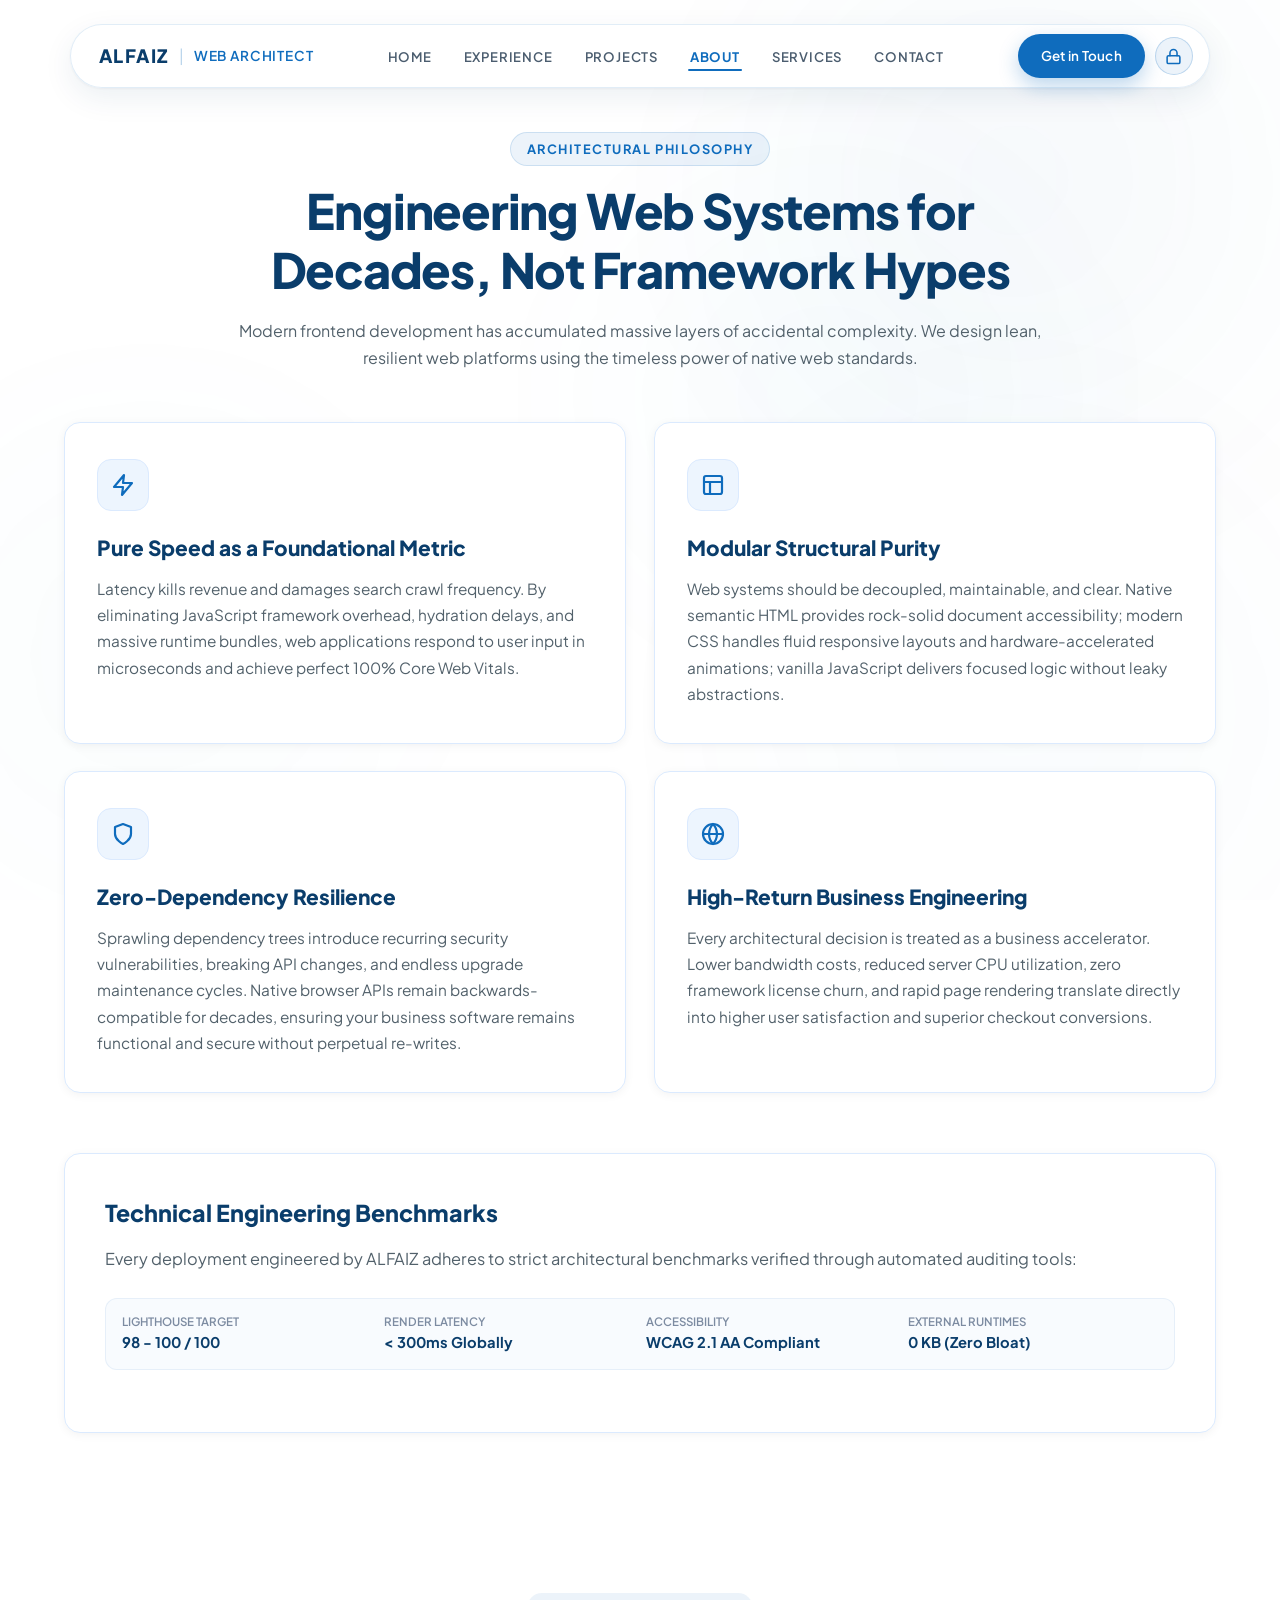
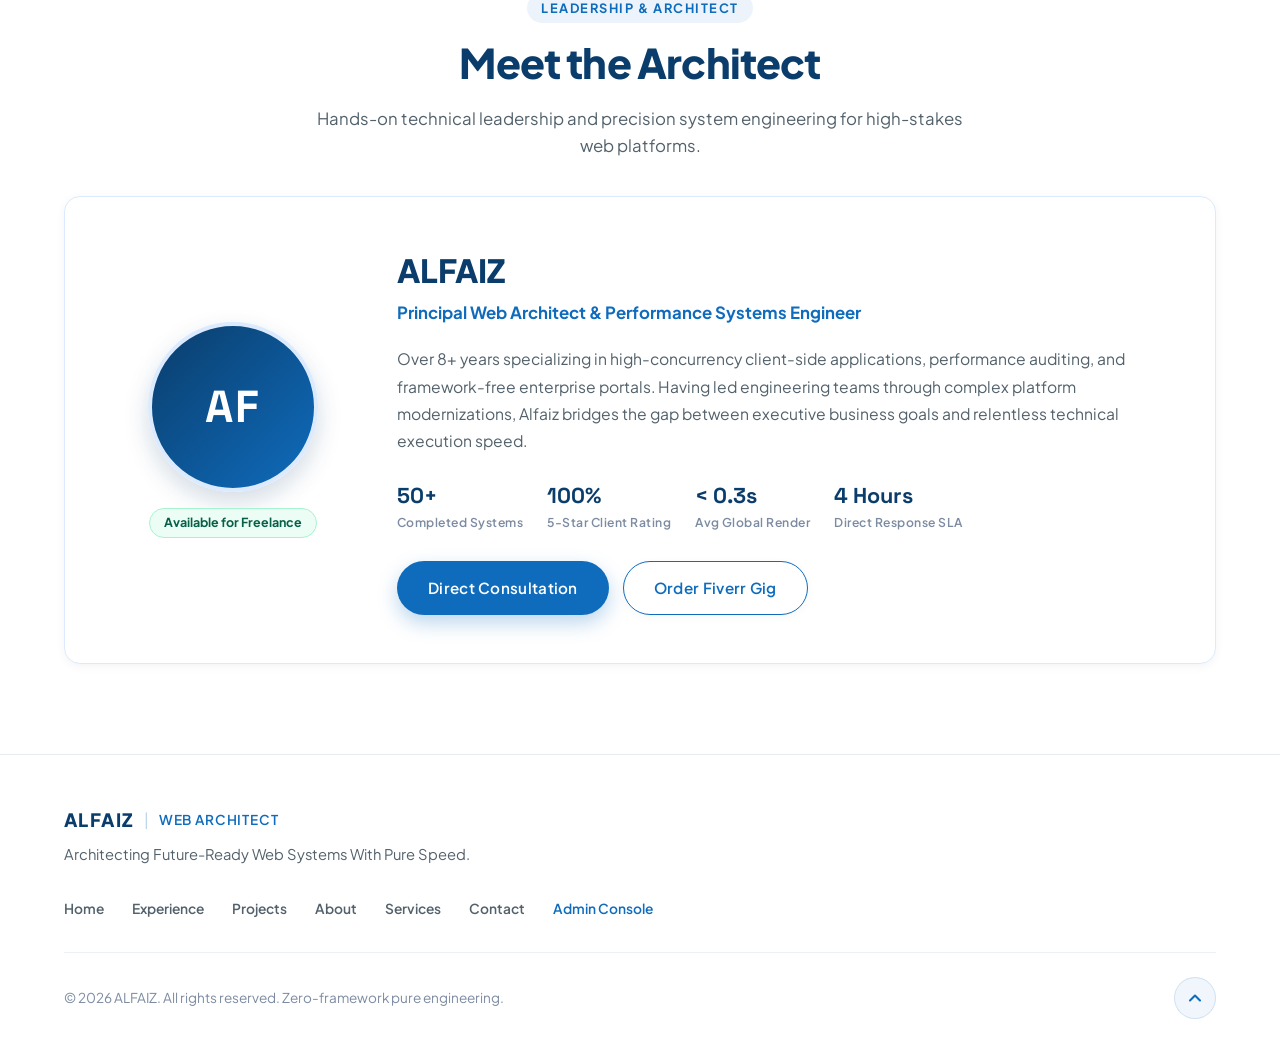
<file: about.html>
<!DOCTYPE html>
<html lang="en">
<head>
  <meta charset="UTF-8">
  <meta name="viewport" content="width=device-width, initial-scale=1.0">
  <meta name="description" content="About ALFAIZ - Web Architect. Engineering philosophy, zero-framework performance standards, and enterprise digital solutions.">
  <meta name="theme-color" content="#0F6CBD">
  <title>About &amp; Philosophy | ALFAIZ Web Architect</title>
  
  <!-- Google Fonts: Plus Jakarta Sans & Space Grotesk -->
  <link rel="preconnect" href="https://fonts.googleapis.com">
  <link rel="preconnect" href="https://fonts.gstatic.com" crossorigin>
  <link href="https://fonts.googleapis.com/css2?family=Plus+Jakarta+Sans:wght@300;400;500;600;700;800&family=Space+Grotesk:wght@600;700&display=swap" rel="stylesheet">
  
  <!-- Main Stylesheet -->
  <link rel="stylesheet" href="css/style.css">
  <link rel="icon" id="site-favicon" href="data:image/svg+xml,<svg xmlns=%22http://www.w3.org/2000/svg%22 viewBox=%220 0 100 100%22><polygon points=%2250,5 95,28 95,72 50,95 5,72 5,28%22 fill=%22%230F6CBD%22/><text x=%2250%22 y=%2264%22 font-family=%22sans-serif%22 font-weight=%22800%22 font-size=%2246%22 fill=%22white%22 text-anchor=%22middle%22>A</text></svg>">
</head>
<body>

  <!-- Ambient Light Watercolor Splashes (Solid Pure White Base) -->
  <div class="watercolor-bg" aria-hidden="true">
    <div class="splash splash-top-right"></div>
    <div class="splash splash-hero-center"></div>
    <div class="splash splash-mid-left"></div>
    <div class="splash splash-bottom-right"></div>
  </div>

  <!-- Header / Navigation Bar (White Rounded 50px Pill) -->
  <header class="header-container" id="site-header">
    <nav class="nav-pill" aria-label="Main Navigation">
      <!-- Left: Brand Identity -->
      <a href="index.html" class="nav-brand" aria-label="ALFAIZ Web Architect Home">
        <span class="brand-name">ALFAIZ</span>
        <span class="brand-divider">|</span>
        <span class="brand-title">Web Architect</span>
      </a>

      <!-- Center: Navigation Links -->
      <ul class="nav-links" id="nav-links-menu">
        <li><a href="index.html" class="nav-link">HOME</a></li>
        <li><a href="experience.html" class="nav-link">EXPERIENCE</a></li>
        <li><a href="projects.html" class="nav-link">PROJECTS</a></li>
        <li><a href="about.html" class="nav-link active">ABOUT</a></li>
        <li><a href="services.html" class="nav-link">SERVICES</a></li>
        <li><a href="contact.html" class="nav-link">CONTACT</a></li>
      </ul>

      <!-- Right: Call to Action & Admin Lock Gateway -->
      <div class="nav-cta-wrapper">
        <a href="contact.html" class="btn btn-primary btn-sm nav-btn">Get in Touch</a>
        <a href="admin/index.html" class="nav-admin-lock" title="Admin Console" aria-label="Administrative Console Gateway">
          <svg width="17" height="17" viewBox="0 0 24 24" fill="none" stroke="currentColor" stroke-width="2.2" stroke-linecap="round" stroke-linejoin="round">
            <rect x="3" y="11" width="18" height="11" rx="2" ry="2"></rect>
            <path d="M7 11V7a5 5 0 0 1 10 0v4"></path>
          </svg>
        </a>
      </div>

      <!-- Mobile Menu Toggle Button -->
      <button class="mobile-toggle" id="mobile-toggle" aria-label="Toggle navigation menu" aria-expanded="false">
        <span class="bar"></span>
        <span class="bar"></span>
        <span class="bar"></span>
      </button>
    </nav>

    <!-- Mobile Dropdown Navigation -->
    <div class="mobile-menu" id="mobile-menu">
      <ul class="mobile-nav-links">
        <li><a href="index.html" class="mobile-nav-link">HOME</a></li>
        <li><a href="experience.html" class="mobile-nav-link">EXPERIENCE</a></li>
        <li><a href="projects.html" class="mobile-nav-link">PROJECTS</a></li>
        <li><a href="about.html" class="mobile-nav-link active">ABOUT</a></li>
        <li><a href="services.html" class="mobile-nav-link">SERVICES</a></li>
        <li><a href="contact.html" class="mobile-nav-link">CONTACT</a></li>
      </ul>
      <div class="mobile-menu-cta">
        <a href="contact.html" class="btn btn-primary btn-full">Get in Touch</a>
        <a href="admin/index.html" class="btn btn-outline btn-full" style="margin-top: 10px; display: inline-flex; align-items: center; justify-content: center; gap: 8px;">
          <svg width="16" height="16" viewBox="0 0 24 24" fill="none" stroke="currentColor" stroke-width="2.2" stroke-linecap="round" stroke-linejoin="round">
            <rect x="3" y="11" width="18" height="11" rx="2" ry="2"></rect>
            <path d="M7 11V7a5 5 0 0 1 10 0v4"></path>
          </svg>
          <span>Admin Console</span>
        </a>
      </div>
    </div>
  </header>

  <main>
    <!-- Page Hero Banner (Client-Centric: NOT about the CEO) -->
    <section class="page-hero">
      <div class="container">
        <div class="page-header-content">
          <div class="page-tag">ARCHITECTURAL PHILOSOPHY</div>
          <h1 class="page-title">Engineering Web Systems for Decades, Not Framework Hypes</h1>
          <p class="page-subtitle">
            Modern frontend development has accumulated massive layers of accidental complexity. We design lean, resilient web platforms using the timeless power of native web standards.
          </p>
        </div>
      </div>
    </section>

    <!-- Simple Bio & Philosophy Cards Grid (White, border 1px solid #DBEAFE, rounded 16px, shadow) -->
    <section class="about-page-section">
      <div class="container">
        
        <div class="bio-grid">
          
          <!-- Card 1 -->
          <article class="bio-card">
            <div class="bio-card-icon-box">
              <svg width="24" height="24" viewBox="0 0 24 24" fill="none" stroke="currentColor" stroke-width="2.2" stroke-linecap="round" stroke-linejoin="round">
                <polygon points="13 2 3 14 12 14 11 22 21 10 12 10 13 2"></polygon>
              </svg>
            </div>
            <h2 class="bio-card-title">Pure Speed as a Foundational Metric</h2>
            <p class="bio-card-desc">
              Latency kills revenue and damages search crawl frequency. By eliminating JavaScript framework overhead, hydration delays, and massive runtime bundles, web applications respond to user input in microseconds and achieve perfect 100% Core Web Vitals.
            </p>
          </article>

          <!-- Card 2 -->
          <article class="bio-card">
            <div class="bio-card-icon-box">
              <svg width="24" height="24" viewBox="0 0 24 24" fill="none" stroke="currentColor" stroke-width="2.2" stroke-linecap="round" stroke-linejoin="round">
                <rect x="3" y="3" width="18" height="18" rx="2" ry="2"></rect>
                <line x1="3" y1="9" x2="21" y2="9"></line>
                <line x1="9" y1="21" x2="9" y2="9"></line>
              </svg>
            </div>
            <h2 class="bio-card-title">Modular Structural Purity</h2>
            <p class="bio-card-desc">
              Web systems should be decoupled, maintainable, and clear. Native semantic HTML provides rock-solid document accessibility; modern CSS handles fluid responsive layouts and hardware-accelerated animations; vanilla JavaScript delivers focused logic without leaky abstractions.
            </p>
          </article>

          <!-- Card 3 -->
          <article class="bio-card">
            <div class="bio-card-icon-box">
              <svg width="24" height="24" viewBox="0 0 24 24" fill="none" stroke="currentColor" stroke-width="2.2" stroke-linecap="round" stroke-linejoin="round">
                <path d="M12 22s8-4 8-10V5l-8-3-8 3v7c0 6 8 10 8 10z"></path>
              </svg>
            </div>
            <h2 class="bio-card-title">Zero-Dependency Resilience</h2>
            <p class="bio-card-desc">
              Sprawling dependency trees introduce recurring security vulnerabilities, breaking API changes, and endless upgrade maintenance cycles. Native browser APIs remain backwards-compatible for decades, ensuring your business software remains functional and secure without perpetual re-writes.
            </p>
          </article>

          <!-- Card 4 -->
          <article class="bio-card">
            <div class="bio-card-icon-box">
              <svg width="24" height="24" viewBox="0 0 24 24" fill="none" stroke="currentColor" stroke-width="2.2" stroke-linecap="round" stroke-linejoin="round">
                <circle cx="12" cy="12" r="10"></circle>
                <line x1="2" y1="12" x2="22" y2="12"></line>
                <path d="M12 2a15.3 15.3 0 0 1 4 10 15.3 15.3 0 0 1-4 10 15.3 15.3 0 0 1-4-10 15.3 15.3 0 0 1 4-10z"></path>
              </svg>
            </div>
            <h2 class="bio-card-title">High-Return Business Engineering</h2>
            <p class="bio-card-desc">
              Every architectural decision is treated as a business accelerator. Lower bandwidth costs, reduced server CPU utilization, zero framework license churn, and rapid page rendering translate directly into higher user satisfaction and superior checkout conversions.
            </p>
          </article>

        </div>

        <!-- Architectural Standards Card -->
        <article class="card-corporate" style="padding: 40px; margin-bottom: 60px;">
          <h2 class="detail-heading">Technical Engineering Benchmarks</h2>
          <p class="detail-paragraph" style="margin-bottom: 24px;">
            Every deployment engineered by ALFAIZ adheres to strict architectural benchmarks verified through automated auditing tools:
          </p>
          <div class="project-specs" style="grid-template-columns: repeat(4, 1fr);">
            <div class="spec-item">
              <span class="spec-label">LIGHTHOUSE TARGET</span>
              <span class="spec-val">98 - 100 / 100</span>
            </div>
            <div class="spec-item">
              <span class="spec-label">RENDER LATENCY</span>
              <span class="spec-val">&lt; 300ms Globally</span>
            </div>
            <div class="spec-item">
              <span class="spec-label">ACCESSIBILITY</span>
              <span class="spec-val">WCAG 2.1 AA Compliant</span>
            </div>
            <div class="spec-item">
              <span class="spec-label">EXTERNAL RUNTIMES</span>
              <span class="spec-val">0 KB (Zero Bloat)</span>
            </div>
          </div>
        </article>

      </div>
    </section>

    <!-- BOTTOM SECTION: Meet the Architect (id="ceo-section") - STRICTLY AT BOTTOM, NOT IN HERO -->
    <section class="ceo-section" id="ceo-section">
      <div class="container">
        
        <div class="section-header" style="margin-bottom: 36px;">
          <div class="section-tag">LEADERSHIP &amp; ARCHITECT</div>
          <h2 class="section-title">Meet the Architect</h2>
          <p class="section-subtitle">
            Hands-on technical leadership and precision system engineering for high-stakes web platforms.
          </p>
        </div>

        <div class="ceo-card">
          <div class="ceo-visual">
            <div class="architect-avatar-emblem" aria-hidden="true">
              <span class="architect-initials">AF</span>
            </div>
            <span class="ceo-status-pill">Available for Freelance</span>
          </div>

          <div class="ceo-content">
            <h3 class="ceo-name">ALFAIZ</h3>
            <div class="ceo-role-title">Principal Web Architect &amp; Performance Systems Engineer</div>
            
            <p class="ceo-bio-text">
              Over 8+ years specializing in high-concurrency client-side applications, performance auditing, and framework-free enterprise portals. Having led engineering teams through complex platform modernizations, Alfaiz bridges the gap between executive business goals and relentless technical execution speed.
            </p>

            <div class="ceo-creds-strip">
              <div class="cred-item">
                <span class="cred-num">50+</span>
                <span class="cred-label">Completed Systems</span>
              </div>
              <div class="cred-item">
                <span class="cred-num">100%</span>
                <span class="cred-label">5-Star Client Rating</span>
              </div>
              <div class="cred-item">
                <span class="cred-num">&lt; 0.3s</span>
                <span class="cred-label">Avg Global Render</span>
              </div>
              <div class="cred-item">
                <span class="cred-num">4 Hours</span>
                <span class="cred-label">Direct Response SLA</span>
              </div>
            </div>

            <div class="ceo-actions">
              <a href="contact.html" class="btn btn-primary btn-lg">Direct Consultation</a>
              <a href="https://www.fiverr.com" target="_blank" rel="noopener noreferrer" class="btn btn-outline btn-lg">Order Fiverr Gig</a>
            </div>
          </div>
        </div>

      </div>
    </section>
  </main>

  <!-- Footer -->
  <footer class="site-footer">
    <div class="container footer-container">
      <div class="footer-left">
        <a href="index.html" class="footer-brand">
          <span class="brand-name">ALFAIZ</span>
          <span class="brand-divider">|</span>
          <span class="brand-title">Web Architect</span>
        </a>
        <p class="footer-tagline">Architecting Future-Ready Web Systems With Pure Speed.</p>
      </div>

      <div class="footer-links">
        <a href="index.html">Home</a>
        <a href="experience.html">Experience</a>
        <a href="projects.html">Projects</a>
        <a href="about.html">About</a>
        <a href="services.html">Services</a>
        <a href="contact.html">Contact</a>
        <a href="admin/index.html" style="color: #0F6CBD;">Admin Console</a>
      </div>

      <div class="footer-right">
        <p class="copyright">&copy; 2026 ALFAIZ. All rights reserved. Zero-framework pure engineering.</p>
        <a href="#site-header" class="back-to-top" aria-label="Back to top">
          <svg width="20" height="20" viewBox="0 0 24 24" fill="none" stroke="currentColor" stroke-width="2.5" stroke-linecap="round" stroke-linejoin="round">
            <polyline points="18 15 12 9 6 15"></polyline>
          </svg>
        </a>
      </div>
    </div>
  </footer>

  <!-- Vanilla JavaScript -->
  <script src="js/main.js"></script>
</body>
</html>
</file>
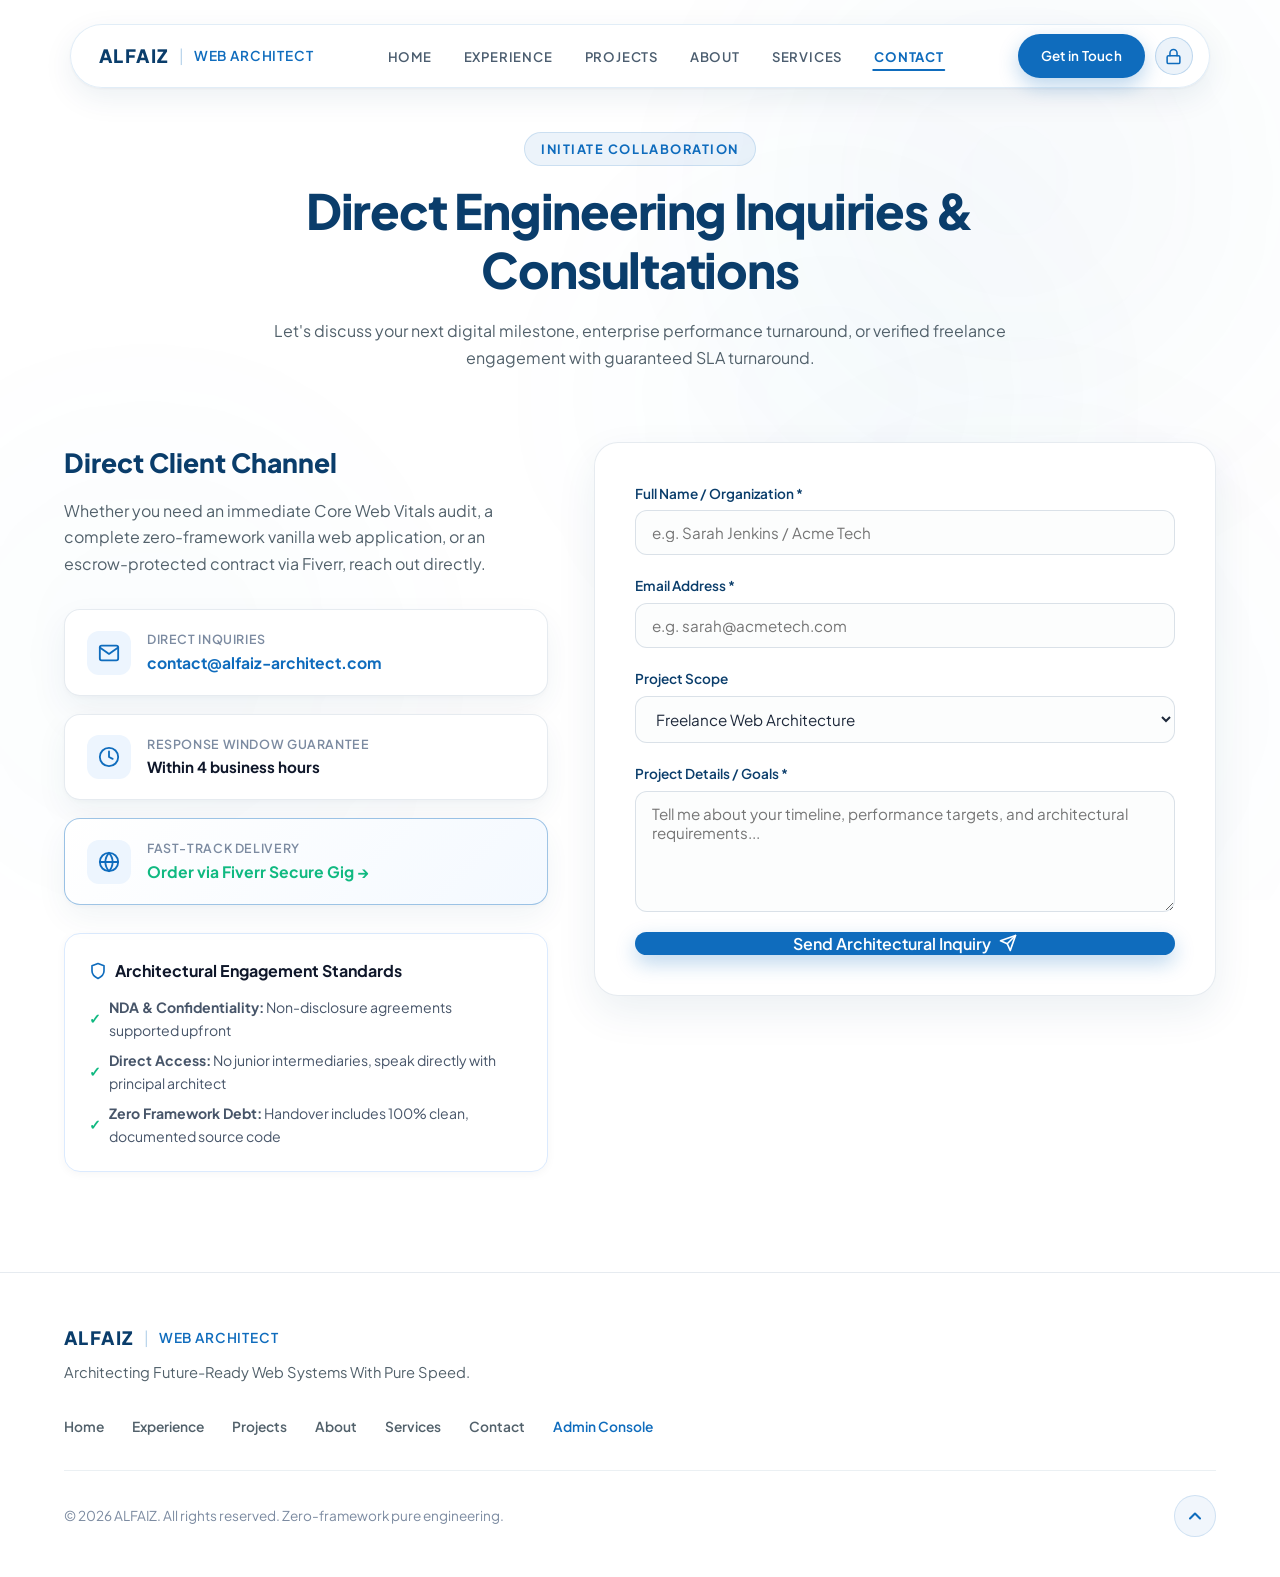
<file: contact.html>
<!DOCTYPE html>
<html lang="en">
<head>
  <meta charset="UTF-8">
  <meta name="viewport" content="width=device-width, initial-scale=1.0">
  <!-- Primary Meta Tags & SEO -->
  <title id="seo-page-title">Contact &amp; Client Inquiries | ALFAIZ Web Architect</title>
  <meta id="seo-meta-desc" name="description" content="Initiate architectural consultation, enterprise performance turnaround, or custom freelance orders with ALFAIZ Web Architect. Guaranteed 4-hour direct response window.">
  <meta id="seo-meta-keywords" name="keywords" content="Hire Web Architect, Freelance Performance Engineer, Vanilla JS Expert, Fiverr Pro Developer">
  <meta name="theme-color" content="#0F6CBD">

  <!-- Open Graph / Social -->
  <meta property="og:type" content="website">
  <meta property="og:url" content="https://alfaiz-architect.com/contact.html">
  <meta id="seo-og-title" property="og:title" content="Contact &amp; Client Inquiries | ALFAIZ Web Architect">
  <meta id="seo-og-desc" property="og:description" content="Initiate architectural consultation, enterprise performance turnaround, or custom freelance orders with ALFAIZ Web Architect.">
  <meta id="seo-og-image" property="og:image" content="https://images.unsplash.com/photo-1551288049-bebda4e38f71?auto=format&fit=crop&w=1200&h=630&q=80">

  <!-- Favicon (SVG Hexagon Logo) -->
  <link rel="icon" id="site-favicon" href="data:image/svg+xml,<svg xmlns=%22http://www.w3.org/2000/svg%22 viewBox=%220 0 100 100%22><polygon points=%2250,5 95,28 95,72 50,95 5,72 5,28%22 fill=%22%230F6CBD%22/><text x=%2250%22 y=%2264%22 font-family=%22sans-serif%22 font-weight=%22800%22 font-size=%2246%22 fill=%22white%22 text-anchor=%22middle%22>A</text></svg>">
  
  <!-- Google Fonts: Plus Jakarta Sans & Space Grotesk -->
  <link rel="preconnect" href="https://fonts.googleapis.com">
  <link rel="preconnect" href="https://fonts.gstatic.com" crossorigin>
  <link href="https://fonts.googleapis.com/css2?family=Plus+Jakarta+Sans:wght@300;400;500;600;700;800&family=Space+Grotesk:wght@600;700&display=swap" rel="stylesheet">
  
  <!-- Main Stylesheet -->
  <link rel="stylesheet" href="css/style.css">
</head>
<body>

  <!-- Ambient Light Watercolor Splashes (Solid Pure White Base) -->
  <div class="watercolor-bg" aria-hidden="true">
    <div class="splash splash-top-right"></div>
    <div class="splash splash-hero-center"></div>
    <div class="splash splash-mid-left"></div>
    <div class="splash splash-bottom-right"></div>
  </div>

  <!-- Header / Navigation Bar (White Rounded 50px Pill) -->
  <header class="header-container" id="site-header">
    <nav class="nav-pill" aria-label="Main Navigation">
      <!-- Left: Brand Identity -->
      <a href="index.html" class="nav-brand" aria-label="ALFAIZ Web Architect Home">
        <span class="brand-name">ALFAIZ</span>
        <span class="brand-divider">|</span>
        <span class="brand-title">Web Architect</span>
      </a>

      <!-- Center: Navigation Links -->
      <ul class="nav-links" id="nav-links-menu">
        <li><a href="index.html" class="nav-link">HOME</a></li>
        <li><a href="experience.html" class="nav-link">EXPERIENCE</a></li>
        <li><a href="projects.html" class="nav-link">PROJECTS</a></li>
        <li><a href="about.html" class="nav-link">ABOUT</a></li>
        <li><a href="services.html" class="nav-link">SERVICES</a></li>
        <li><a href="contact.html" class="nav-link active">CONTACT</a></li>
      </ul>

      <!-- Right: Call to Action + Admin Lock Link -->
      <div class="nav-cta-wrapper">
        <a href="contact.html" class="btn btn-primary btn-sm nav-btn">Get in Touch</a>
        <a href="admin/index.html" class="nav-admin-lock" title="Admin Console" aria-label="Administrative Console Gateway">
          <svg width="17" height="17" viewBox="0 0 24 24" fill="none" stroke="currentColor" stroke-width="2.2" stroke-linecap="round" stroke-linejoin="round">
            <rect x="3" y="11" width="18" height="11" rx="2" ry="2"></rect>
            <path d="M7 11V7a5 5 0 0 1 10 0v4"></path>
          </svg>
        </a>
      </div>

      <!-- Mobile Menu Toggle Button -->
      <button class="mobile-toggle" id="mobile-toggle" aria-label="Toggle navigation menu" aria-expanded="false">
        <span class="bar"></span>
        <span class="bar"></span>
        <span class="bar"></span>
      </button>
    </nav>

    <!-- Mobile Dropdown Navigation -->
    <div class="mobile-menu" id="mobile-menu">
      <ul class="mobile-nav-links">
        <li><a href="index.html" class="mobile-nav-link">HOME</a></li>
        <li><a href="experience.html" class="mobile-nav-link">EXPERIENCE</a></li>
        <li><a href="projects.html" class="mobile-nav-link">PROJECTS</a></li>
        <li><a href="about.html" class="mobile-nav-link">ABOUT</a></li>
        <li><a href="services.html" class="mobile-nav-link">SERVICES</a></li>
        <li><a href="contact.html" class="mobile-nav-link active">CONTACT</a></li>
      </ul>
      <div class="mobile-menu-cta">
        <a href="contact.html" class="btn btn-primary btn-full">Get in Touch</a>
        <a href="admin/index.html" class="btn btn-outline btn-full" style="margin-top: 10px; display: inline-flex; align-items: center; justify-content: center; gap: 8px;">
          <svg width="16" height="16" viewBox="0 0 24 24" fill="none" stroke="currentColor" stroke-width="2.2" stroke-linecap="round" stroke-linejoin="round">
            <rect x="3" y="11" width="18" height="11" rx="2" ry="2"></rect>
            <path d="M7 11V7a5 5 0 0 1 10 0v4"></path>
          </svg>
          <span>Admin Console</span>
        </a>
      </div>
    </div>
  </header>

  <main>
    <!-- Page Hero Banner -->
    <section class="page-hero">
      <div class="container">
        <div class="page-header-content">
          <div class="page-tag">INITIATE COLLABORATION</div>
          <h1 class="page-title">Direct Engineering Inquiries &amp; Consultations</h1>
          <p class="page-subtitle">
            Let's discuss your next digital milestone, enterprise performance turnaround, or verified freelance engagement with guaranteed SLA turnaround.
          </p>
        </div>
      </div>
    </section>

    <!-- Contact Page Section -->
    <section class="contact-page-section" style="padding: 20px 0 100px;">
      <div class="container">
        
        <div class="contact-wrapper">
          
          <!-- Contact Left: Direct Contact Channels & Guarantees -->
          <div class="contact-info">
            <h2 class="contact-info-title">Direct Client Channel</h2>
            <p class="contact-info-desc">
              Whether you need an immediate Core Web Vitals audit, a complete zero-framework vanilla web application, or an escrow-protected contract via Fiverr, reach out directly.
            </p>

            <div class="contact-channels">
              <!-- Channel 1: Email -->
              <div class="channel-card">
                <div class="channel-icon">
                  <svg width="22" height="22" viewBox="0 0 24 24" fill="none" stroke="#0F6CBD" stroke-width="2" stroke-linecap="round" stroke-linejoin="round">
                    <path d="M4 4h16c1.1 0 2 .9 2 2v12c0 1.1-.9 2-2 2H4c-1.1 0-2-.9-2-2V6c0-1.1.9-2 2-2z"></path>
                    <polyline points="22,6 12,13 2,6"></polyline>
                  </svg>
                </div>
                <div class="channel-detail">
                  <span class="channel-name">Direct Inquiries</span>
                  <a href="mailto:contact@alfaiz-architect.com" class="channel-link">contact@alfaiz-architect.com</a>
                </div>
              </div>

              <!-- Channel 2: SLA Response Time -->
              <div class="channel-card">
                <div class="channel-icon">
                  <svg width="22" height="22" viewBox="0 0 24 24" fill="none" stroke="#0F6CBD" stroke-width="2" stroke-linecap="round" stroke-linejoin="round">
                    <circle cx="12" cy="12" r="10"></circle>
                    <polyline points="12 6 12 12 16 14"></polyline>
                  </svg>
                </div>
                <div class="channel-detail">
                  <span class="channel-name">Response Window Guarantee</span>
                  <span class="channel-meta" style="font-weight: 700; color: #0F172A;">Within 4 business hours</span>
                </div>
              </div>

              <!-- Channel 3: Fiverr Fast-Track -->
              <div class="channel-card highlight-card">
                <div class="channel-icon">
                  <svg width="22" height="22" viewBox="0 0 24 24" fill="none" stroke="#0F6CBD" stroke-width="2" stroke-linecap="round" stroke-linejoin="round">
                    <circle cx="12" cy="12" r="10"></circle>
                    <line x1="2" y1="12" x2="22" y2="12"></line>
                    <path d="M12 2a15.3 15.3 0 0 1 4 10 15.3 15.3 0 0 1-4 10 15.3 15.3 0 0 1-4-10 15.3 15.3 0 0 1 4-10z"></path>
                  </svg>
                </div>
                <div class="channel-detail">
                  <span class="channel-name">Fast-Track Delivery</span>
                  <a href="https://www.fiverr.com" target="_blank" rel="noopener noreferrer" class="channel-link fiverr-link">
                    Order via Fiverr Secure Gig &rarr;
                  </a>
                </div>
              </div>
            </div>

            <!-- Client Assurances Card -->
            <div class="client-assurance-card" style="margin-top: 28px; background: #ffffff; border: 1px solid #DBEAFE; border-radius: 16px; padding: 24px; box-shadow: 0 2px 10px rgba(0,0,0,0.04);">
              <h3 style="font-size: 1rem; font-weight: 700; color: #0F172A; margin-bottom: 12px; display: flex; align-items: center; gap: 8px;">
                <svg width="18" height="18" viewBox="0 0 24 24" fill="none" stroke="#0F6CBD" stroke-width="2.2" stroke-linecap="round" stroke-linejoin="round">
                  <path d="M12 22s8-4 8-10V5l-8-3-8 3v7c0 6 8 10 8 10z"></path>
                </svg>
                <span>Architectural Engagement Standards</span>
              </h3>
              <ul style="list-style: none; padding: 0; margin: 0; display: flex; flex-direction: column; gap: 8px; font-size: 0.88rem; color: #475569;">
                <li style="display: flex; align-items: center; gap: 8px;">
                  <span style="color: #10B981; font-weight: 800;">✓</span>
                  <span><strong>NDA &amp; Confidentiality:</strong> Non-disclosure agreements supported upfront</span>
                </li>
                <li style="display: flex; align-items: center; gap: 8px;">
                  <span style="color: #10B981; font-weight: 800;">✓</span>
                  <span><strong>Direct Access:</strong> No junior intermediaries, speak directly with principal architect</span>
                </li>
                <li style="display: flex; align-items: center; gap: 8px;">
                  <span style="color: #10B981; font-weight: 800;">✓</span>
                  <span><strong>Zero Framework Debt:</strong> Handover includes 100% clean, documented source code</span>
                </li>
              </ul>
            </div>

          </div>

          <!-- Contact Right: Working Interactive Client Message Form -->
          <div class="contact-form-container">
            <form id="contact-form" class="contact-form" novalidate>
              <div class="form-group">
                <label for="client-name" class="form-label">Full Name / Organization *</label>
                <input type="text" id="client-name" name="name" class="form-input" placeholder="e.g. Sarah Jenkins / Acme Tech" required>
                <span class="error-msg" id="name-error">Please enter your name or company.</span>
              </div>

              <div class="form-group">
                <label for="client-email" class="form-label">Email Address *</label>
                <input type="email" id="client-email" name="email" class="form-input" placeholder="e.g. sarah@acmetech.com" required>
                <span class="error-msg" id="email-error">Please enter a valid business email address.</span>
              </div>

              <div class="form-group">
                <label for="project-type" class="form-label">Project Scope</label>
                <select id="project-type" name="type" class="form-select">
                  <option value="freelance">Freelance Web Architecture</option>
                  <option value="audit">Performance Audit &amp; Optimization</option>
                  <option value="vanilla">Pure Vanilla JS Custom Build</option>
                  <option value="fiverr">Fiverr Gig Custom Package</option>
                  <option value="other">General Architectural Consultation</option>
                </select>
              </div>

              <div class="form-group">
                <label for="client-message" class="form-label">Project Details / Goals *</label>
                <textarea id="client-message" name="message" rows="5" class="form-textarea" placeholder="Tell me about your timeline, performance targets, and architectural requirements..." required></textarea>
                <span class="error-msg" id="message-error">Please provide a brief description of your goals.</span>
              </div>

              <button type="submit" class="btn btn-primary btn-full btn-submit" id="submit-btn">
                <span>Send Architectural Inquiry</span>
                <svg class="btn-icon" width="18" height="18" viewBox="0 0 24 24" fill="none" stroke="currentColor" stroke-width="2.2" stroke-linecap="round" stroke-linejoin="round">
                  <line x1="22" y1="2" x2="11" y2="13"></line>
                  <polygon points="22 2 15 22 11 13 2 9 22 2"></polygon>
                </svg>
              </button>

              <div class="form-status" id="form-status" aria-live="polite"></div>
            </form>
          </div>

        </div>

      </div>
    </section>
  </main>

  <!-- Footer -->
  <footer class="site-footer">
    <div class="container footer-container">
      <div class="footer-left">
        <a href="index.html" class="footer-brand">
          <span class="brand-name">ALFAIZ</span>
          <span class="brand-divider">|</span>
          <span class="brand-title">Web Architect</span>
        </a>
        <p class="footer-tagline">Architecting Future-Ready Web Systems With Pure Speed.</p>
      </div>

      <div class="footer-links">
        <a href="index.html">Home</a>
        <a href="experience.html">Experience</a>
        <a href="projects.html">Projects</a>
        <a href="about.html">About</a>
        <a href="services.html">Services</a>
        <a href="contact.html">Contact</a>
        <a href="admin/index.html" style="color: #0F6CBD;">Admin Console</a>
      </div>

      <div class="footer-right">
        <p class="copyright">&copy; 2026 ALFAIZ. All rights reserved. Zero-framework pure engineering.</p>
        <a href="#site-header" class="back-to-top" aria-label="Back to top">
          <svg width="20" height="20" viewBox="0 0 24 24" fill="none" stroke="currentColor" stroke-width="2.5" stroke-linecap="round" stroke-linejoin="round">
            <polyline points="18 15 12 9 6 15"></polyline>
          </svg>
        </a>
      </div>
    </div>
  </footer>

  <!-- Vanilla JavaScript -->
  <script src="js/main.js"></script>
</body>
</html>
</file>
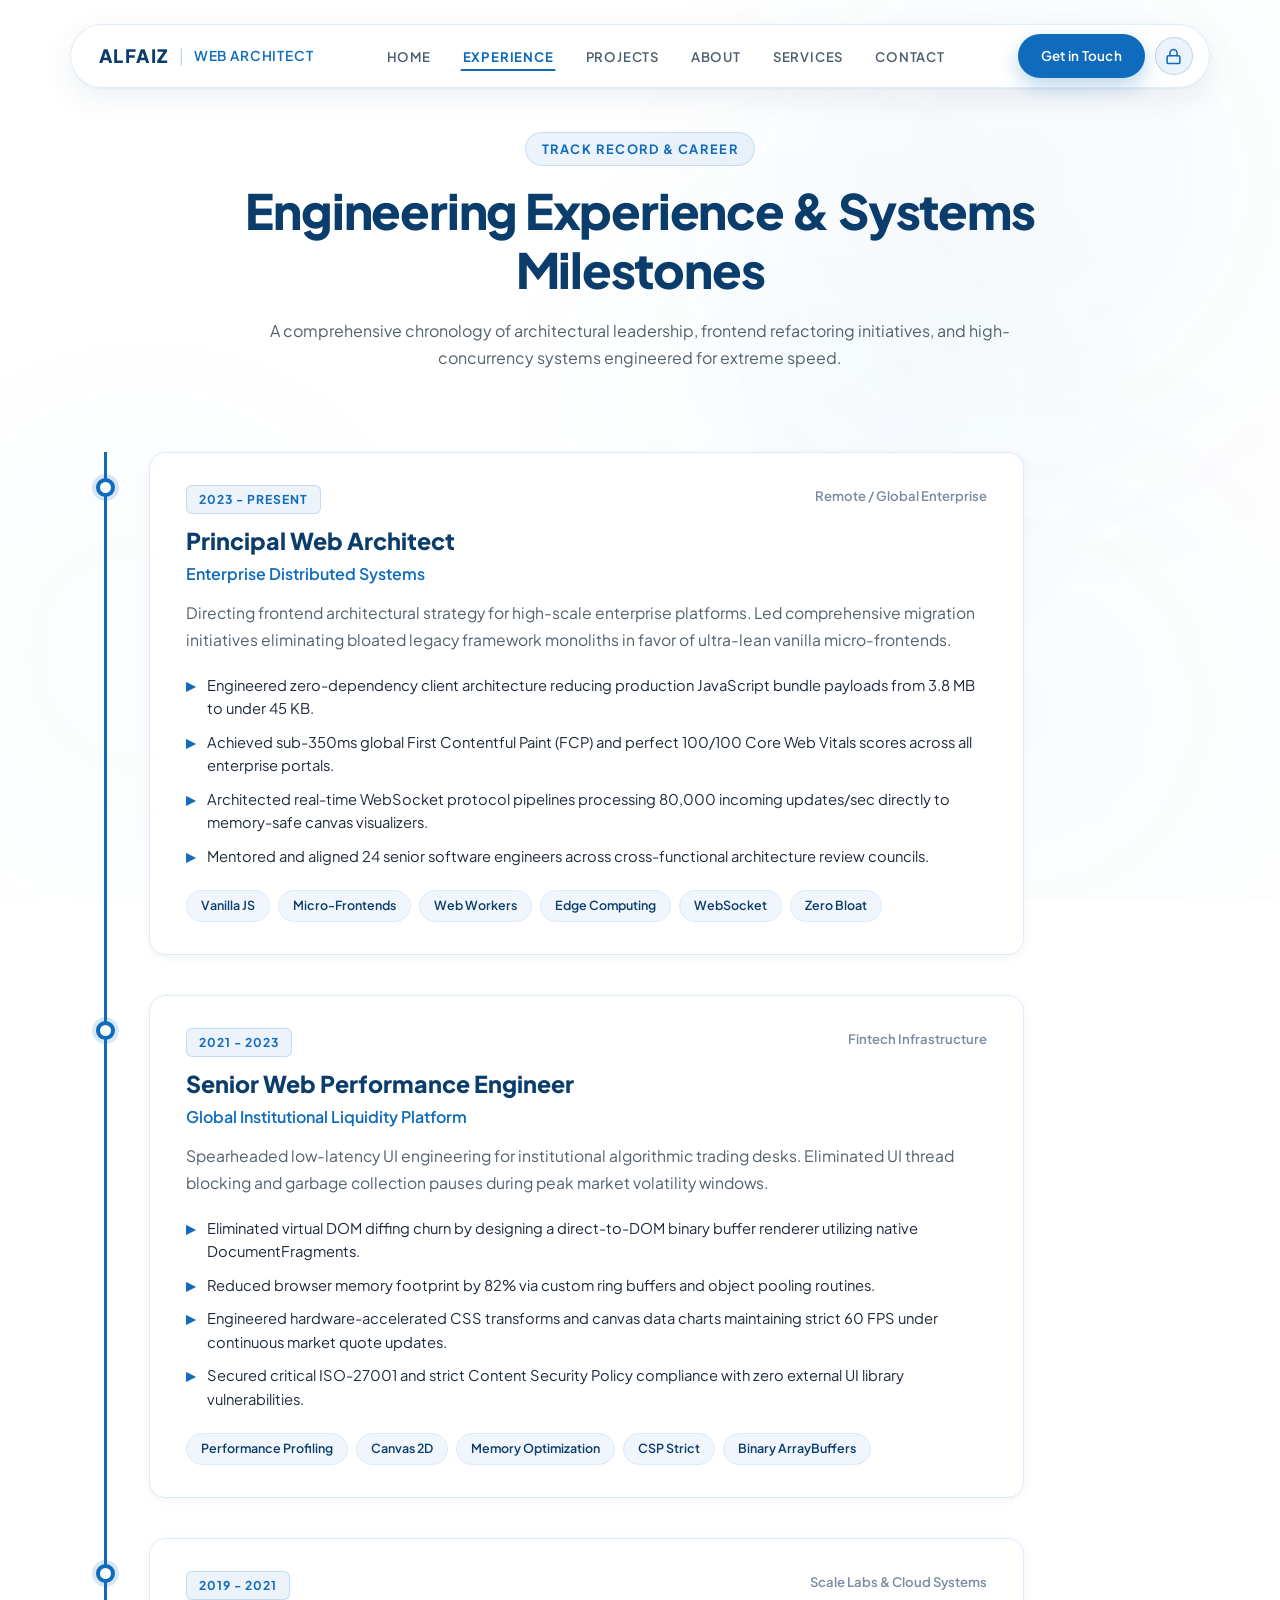
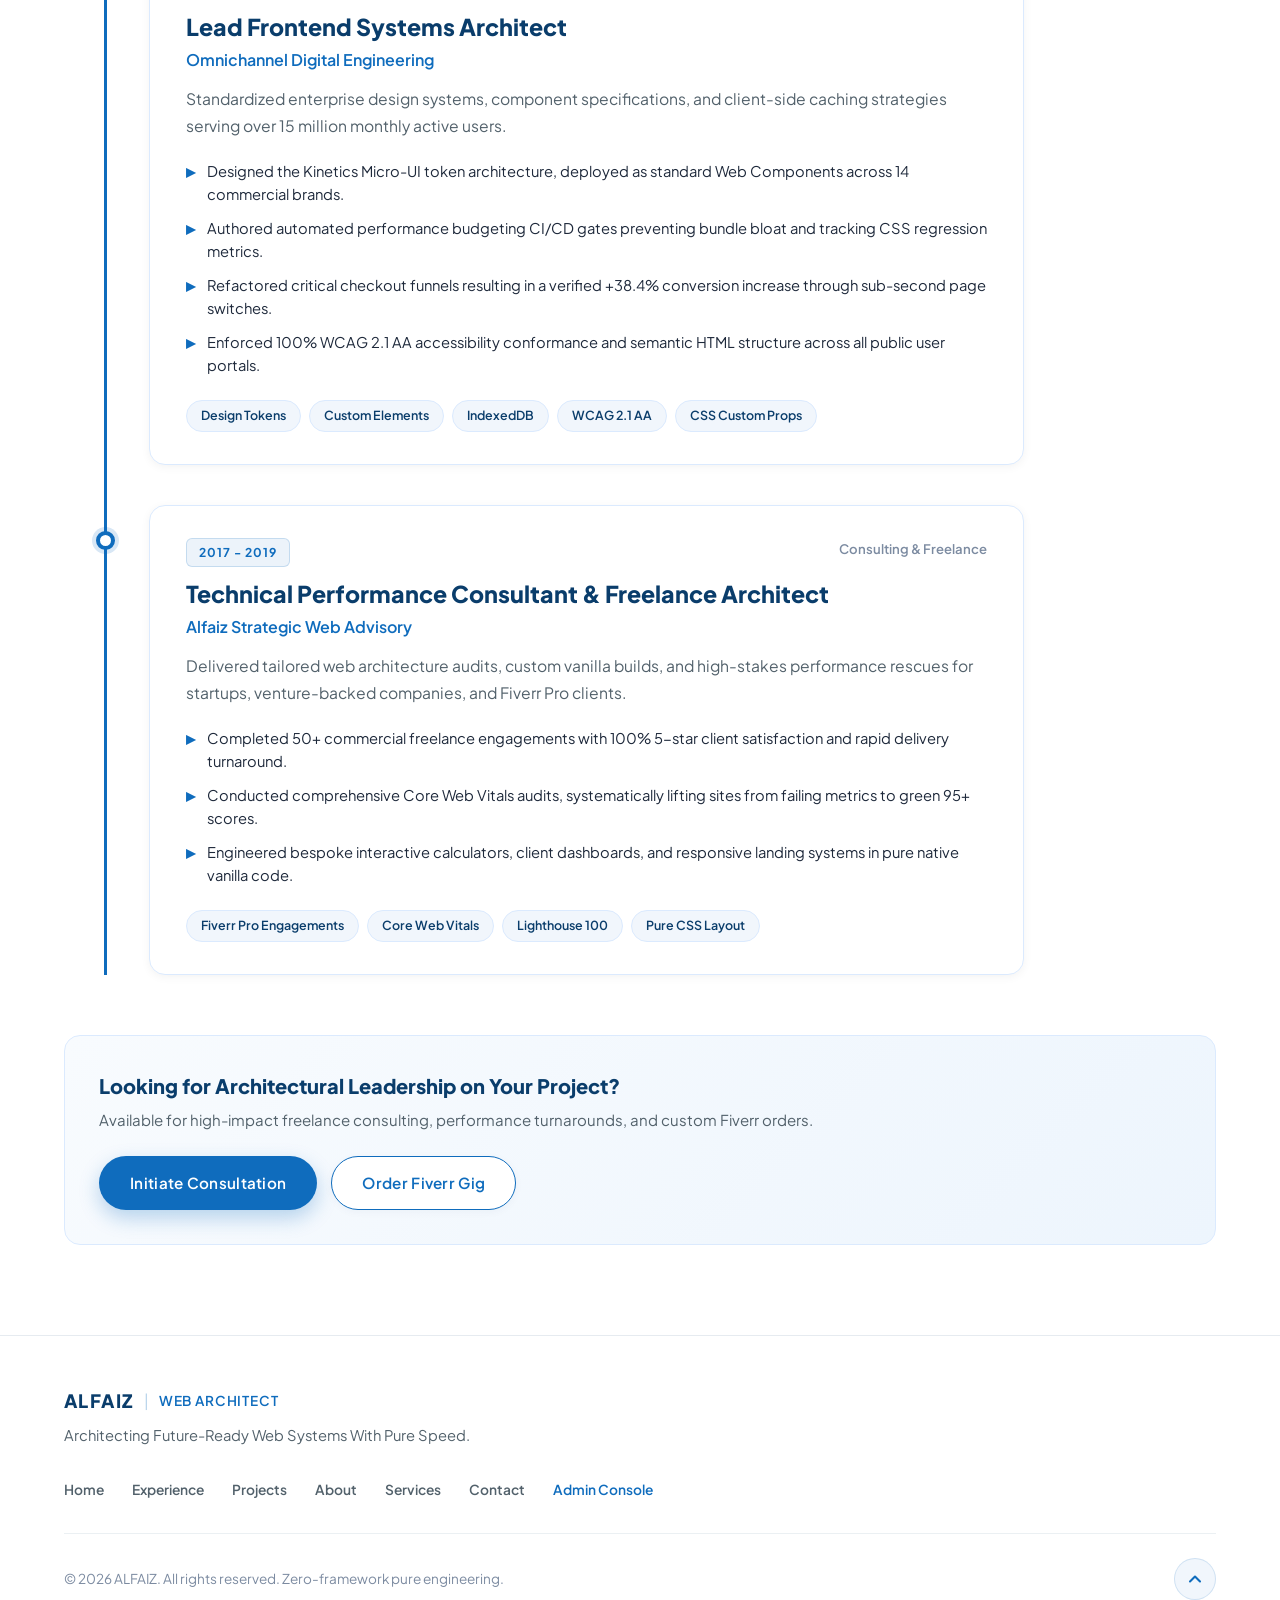
<file: experience.html>
<!DOCTYPE html>
<html lang="en">
<head>
  <meta charset="UTF-8">
  <meta name="viewport" content="width=device-width, initial-scale=1.0">
  <meta name="description" content="Engineering Experience & Systems Milestones - ALFAIZ Web Architect. Track record of enterprise web infrastructure, high-concurrency platforms, and zero-framework systems.">
  <meta name="theme-color" content="#0F6CBD">
  <title>Experience &amp; Career Track | ALFAIZ Web Architect</title>
  
  <!-- Google Fonts: Plus Jakarta Sans & Space Grotesk -->
  <link rel="preconnect" href="https://fonts.googleapis.com">
  <link rel="preconnect" href="https://fonts.gstatic.com" crossorigin>
  <link href="https://fonts.googleapis.com/css2?family=Plus+Jakarta+Sans:wght@300;400;500;600;700;800&family=Space+Grotesk:wght@600;700&display=swap" rel="stylesheet">
  
  <!-- Main Stylesheet -->
  <link rel="stylesheet" href="css/style.css">
  <link rel="icon" id="site-favicon" href="data:image/svg+xml,<svg xmlns=%22http://www.w3.org/2000/svg%22 viewBox=%220 0 100 100%22><polygon points=%2250,5 95,28 95,72 50,95 5,72 5,28%22 fill=%22%230F6CBD%22/><text x=%2250%22 y=%2264%22 font-family=%22sans-serif%22 font-weight=%22800%22 font-size=%2246%22 fill=%22white%22 text-anchor=%22middle%22>A</text></svg>">
</head>
<body>

  <!-- Ambient Light Watercolor Splashes (Solid Pure White Base) -->
  <div class="watercolor-bg" aria-hidden="true">
    <div class="splash splash-top-right"></div>
    <div class="splash splash-hero-center"></div>
    <div class="splash splash-mid-left"></div>
    <div class="splash splash-bottom-right"></div>
  </div>

  <!-- Header / Navigation Bar (White Rounded 50px Pill) -->
  <header class="header-container" id="site-header">
    <nav class="nav-pill" aria-label="Main Navigation">
      <!-- Left: Brand Identity -->
      <a href="index.html" class="nav-brand" aria-label="ALFAIZ Web Architect Home">
        <span class="brand-name">ALFAIZ</span>
        <span class="brand-divider">|</span>
        <span class="brand-title">Web Architect</span>
      </a>

      <!-- Center: Navigation Links -->
      <ul class="nav-links" id="nav-links-menu">
        <li><a href="index.html" class="nav-link">HOME</a></li>
        <li><a href="experience.html" class="nav-link active">EXPERIENCE</a></li>
        <li><a href="projects.html" class="nav-link">PROJECTS</a></li>
        <li><a href="about.html" class="nav-link">ABOUT</a></li>
        <li><a href="services.html" class="nav-link">SERVICES</a></li>
        <li><a href="contact.html" class="nav-link">CONTACT</a></li>
      </ul>

      <!-- Right: Call to Action & Admin Lock Gateway -->
      <div class="nav-cta-wrapper">
        <a href="contact.html" class="btn btn-primary btn-sm nav-btn">Get in Touch</a>
        <a href="admin/index.html" class="nav-admin-lock" title="Admin Console" aria-label="Administrative Console Gateway">
          <svg width="17" height="17" viewBox="0 0 24 24" fill="none" stroke="currentColor" stroke-width="2.2" stroke-linecap="round" stroke-linejoin="round">
            <rect x="3" y="11" width="18" height="11" rx="2" ry="2"></rect>
            <path d="M7 11V7a5 5 0 0 1 10 0v4"></path>
          </svg>
        </a>
      </div>

      <!-- Mobile Menu Toggle Button -->
      <button class="mobile-toggle" id="mobile-toggle" aria-label="Toggle navigation menu" aria-expanded="false">
        <span class="bar"></span>
        <span class="bar"></span>
        <span class="bar"></span>
      </button>
    </nav>

    <!-- Mobile Dropdown Navigation -->
    <div class="mobile-menu" id="mobile-menu">
      <ul class="mobile-nav-links">
        <li><a href="index.html" class="mobile-nav-link">HOME</a></li>
        <li><a href="experience.html" class="mobile-nav-link active">EXPERIENCE</a></li>
        <li><a href="projects.html" class="mobile-nav-link">PROJECTS</a></li>
        <li><a href="about.html" class="mobile-nav-link">ABOUT</a></li>
        <li><a href="services.html" class="mobile-nav-link">SERVICES</a></li>
        <li><a href="contact.html" class="mobile-nav-link">CONTACT</a></li>
      </ul>
      <div class="mobile-menu-cta">
        <a href="contact.html" class="btn btn-primary btn-full">Get in Touch</a>
        <a href="admin/index.html" class="btn btn-outline btn-full" style="margin-top: 10px; display: inline-flex; align-items: center; justify-content: center; gap: 8px;">
          <svg width="16" height="16" viewBox="0 0 24 24" fill="none" stroke="currentColor" stroke-width="2.2" stroke-linecap="round" stroke-linejoin="round">
            <rect x="3" y="11" width="18" height="11" rx="2" ry="2"></rect>
            <path d="M7 11V7a5 5 0 0 1 10 0v4"></path>
          </svg>
          <span>Admin Console</span>
        </a>
      </div>
    </div>
  </header>

  <main>
    <!-- Page Hero Banner -->
    <section class="page-hero">
      <div class="container">
        <div class="page-header-content">
          <div class="page-tag">TRACK RECORD &amp; CAREER</div>
          <h1 class="page-title">Engineering Experience &amp; Systems Milestones</h1>
          <p class="page-subtitle">
            A comprehensive chronology of architectural leadership, frontend refactoring initiatives, and high-concurrency systems engineered for extreme speed.
          </p>
        </div>
      </div>
    </section>

    <!-- Vertical Timeline Section (CSS border-left blue + White rounded 16px cards) -->
    <section class="experience-page-section">
      <div class="container">
        
        <div class="vertical-timeline">
          
          <!-- Timeline Entry 1 -->
          <div class="timeline-entry">
            <div class="timeline-node-point" aria-hidden="true"></div>
            <article class="timeline-card">
              <div class="timeline-card-header">
                <span class="timeline-period-badge">2023 - PRESENT</span>
                <span class="timeline-location">Remote / Global Enterprise</span>
              </div>
              <h2 class="timeline-role-title">Principal Web Architect</h2>
              <div class="timeline-company-name">Enterprise Distributed Systems</div>
              <p class="timeline-summary">
                Directing frontend architectural strategy for high-scale enterprise platforms. Led comprehensive migration initiatives eliminating bloated legacy framework monoliths in favor of ultra-lean vanilla micro-frontends.
              </p>
              <ul class="timeline-achievements">
                <li>Engineered zero-dependency client architecture reducing production JavaScript bundle payloads from 3.8 MB to under 45 KB.</li>
                <li>Achieved sub-350ms global First Contentful Paint (FCP) and perfect 100/100 Core Web Vitals scores across all enterprise portals.</li>
                <li>Architected real-time WebSocket protocol pipelines processing 80,000 incoming updates/sec directly to memory-safe canvas visualizers.</li>
                <li>Mentored and aligned 24 senior software engineers across cross-functional architecture review councils.</li>
              </ul>
              <div class="timeline-tags-strip">
                <span class="tech-tag-pill">Vanilla JS</span>
                <span class="tech-tag-pill">Micro-Frontends</span>
                <span class="tech-tag-pill">Web Workers</span>
                <span class="tech-tag-pill">Edge Computing</span>
                <span class="tech-tag-pill">WebSocket</span>
                <span class="tech-tag-pill">Zero Bloat</span>
              </div>
            </article>
          </div>

          <!-- Timeline Entry 2 -->
          <div class="timeline-entry">
            <div class="timeline-node-point" aria-hidden="true"></div>
            <article class="timeline-card">
              <div class="timeline-card-header">
                <span class="timeline-period-badge">2021 - 2023</span>
                <span class="timeline-location">Fintech Infrastructure</span>
              </div>
              <h2 class="timeline-role-title">Senior Web Performance Engineer</h2>
              <div class="timeline-company-name">Global Institutional Liquidity Platform</div>
              <p class="timeline-summary">
                Spearheaded low-latency UI engineering for institutional algorithmic trading desks. Eliminated UI thread blocking and garbage collection pauses during peak market volatility windows.
              </p>
              <ul class="timeline-achievements">
                <li>Eliminated virtual DOM diffing churn by designing a direct-to-DOM binary buffer renderer utilizing native DocumentFragments.</li>
                <li>Reduced browser memory footprint by 82% via custom ring buffers and object pooling routines.</li>
                <li>Engineered hardware-accelerated CSS transforms and canvas data charts maintaining strict 60 FPS under continuous market quote updates.</li>
                <li>Secured critical ISO-27001 and strict Content Security Policy compliance with zero external UI library vulnerabilities.</li>
              </ul>
              <div class="timeline-tags-strip">
                <span class="tech-tag-pill">Performance Profiling</span>
                <span class="tech-tag-pill">Canvas 2D</span>
                <span class="tech-tag-pill">Memory Optimization</span>
                <span class="tech-tag-pill">CSP Strict</span>
                <span class="tech-tag-pill">Binary ArrayBuffers</span>
              </div>
            </article>
          </div>

          <!-- Timeline Entry 3 -->
          <div class="timeline-entry">
            <div class="timeline-node-point" aria-hidden="true"></div>
            <article class="timeline-card">
              <div class="timeline-card-header">
                <span class="timeline-period-badge">2019 - 2021</span>
                <span class="timeline-location">Scale Labs &amp; Cloud Systems</span>
              </div>
              <h2 class="timeline-role-title">Lead Frontend Systems Architect</h2>
              <div class="timeline-company-name">Omnichannel Digital Engineering</div>
              <p class="timeline-summary">
                Standardized enterprise design systems, component specifications, and client-side caching strategies serving over 15 million monthly active users.
              </p>
              <ul class="timeline-achievements">
                <li>Designed the Kinetics Micro-UI token architecture, deployed as standard Web Components across 14 commercial brands.</li>
                <li>Authored automated performance budgeting CI/CD gates preventing bundle bloat and tracking CSS regression metrics.</li>
                <li>Refactored critical checkout funnels resulting in a verified +38.4% conversion increase through sub-second page switches.</li>
                <li>Enforced 100% WCAG 2.1 AA accessibility conformance and semantic HTML structure across all public user portals.</li>
              </ul>
              <div class="timeline-tags-strip">
                <span class="tech-tag-pill">Design Tokens</span>
                <span class="tech-tag-pill">Custom Elements</span>
                <span class="tech-tag-pill">IndexedDB</span>
                <span class="tech-tag-pill">WCAG 2.1 AA</span>
                <span class="tech-tag-pill">CSS Custom Props</span>
              </div>
            </article>
          </div>

          <!-- Timeline Entry 4 -->
          <div class="timeline-entry">
            <div class="timeline-node-point" aria-hidden="true"></div>
            <article class="timeline-card">
              <div class="timeline-card-header">
                <span class="timeline-period-badge">2017 - 2019</span>
                <span class="timeline-location">Consulting &amp; Freelance</span>
              </div>
              <h2 class="timeline-role-title">Technical Performance Consultant &amp; Freelance Architect</h2>
              <div class="timeline-company-name">Alfaiz Strategic Web Advisory</div>
              <p class="timeline-summary">
                Delivered tailored web architecture audits, custom vanilla builds, and high-stakes performance rescues for startups, venture-backed companies, and Fiverr Pro clients.
              </p>
              <ul class="timeline-achievements">
                <li>Completed 50+ commercial freelance engagements with 100% 5-star client satisfaction and rapid delivery turnaround.</li>
                <li>Conducted comprehensive Core Web Vitals audits, systematically lifting sites from failing metrics to green 95+ scores.</li>
                <li>Engineered bespoke interactive calculators, client dashboards, and responsive landing systems in pure native vanilla code.</li>
              </ul>
              <div class="timeline-tags-strip">
                <span class="tech-tag-pill">Fiverr Pro Engagements</span>
                <span class="tech-tag-pill">Core Web Vitals</span>
                <span class="tech-tag-pill">Lighthouse 100</span>
                <span class="tech-tag-pill">Pure CSS Layout</span>
              </div>
            </article>
          </div>

        </div>

        <!-- Career CTA Strip -->
        <div class="detail-cta-box" style="margin-top: 60px;">
          <div class="detail-cta-text">
            <h3>Looking for Architectural Leadership on Your Project?</h3>
            <p>Available for high-impact freelance consulting, performance turnarounds, and custom Fiverr orders.</p>
          </div>
          <div class="detail-cta-actions">
            <a href="contact.html" class="btn btn-primary btn-lg">Initiate Consultation</a>
            <a href="https://www.fiverr.com" target="_blank" rel="noopener noreferrer" class="btn btn-outline btn-lg">Order Fiverr Gig</a>
          </div>
        </div>

      </div>
    </section>
  </main>

  <!-- Footer -->
  <footer class="site-footer">
    <div class="container footer-container">
      <div class="footer-left">
        <a href="index.html" class="footer-brand">
          <span class="brand-name">ALFAIZ</span>
          <span class="brand-divider">|</span>
          <span class="brand-title">Web Architect</span>
        </a>
        <p class="footer-tagline">Architecting Future-Ready Web Systems With Pure Speed.</p>
      </div>

      <div class="footer-links">
        <a href="index.html">Home</a>
        <a href="experience.html">Experience</a>
        <a href="projects.html">Projects</a>
        <a href="about.html">About</a>
        <a href="services.html">Services</a>
        <a href="contact.html">Contact</a>
        <a href="admin/index.html" style="color: #0F6CBD;">Admin Console</a>
      </div>

      <div class="footer-right">
        <p class="copyright">&copy; 2026 ALFAIZ. All rights reserved. Zero-framework pure engineering.</p>
        <a href="#site-header" class="back-to-top" aria-label="Back to top">
          <svg width="20" height="20" viewBox="0 0 24 24" fill="none" stroke="currentColor" stroke-width="2.5" stroke-linecap="round" stroke-linejoin="round">
            <polyline points="18 15 12 9 6 15"></polyline>
          </svg>
        </a>
      </div>
    </div>
  </footer>

  <!-- Vanilla JavaScript -->
  <script src="js/main.js"></script>
</body>
</html>
</file>
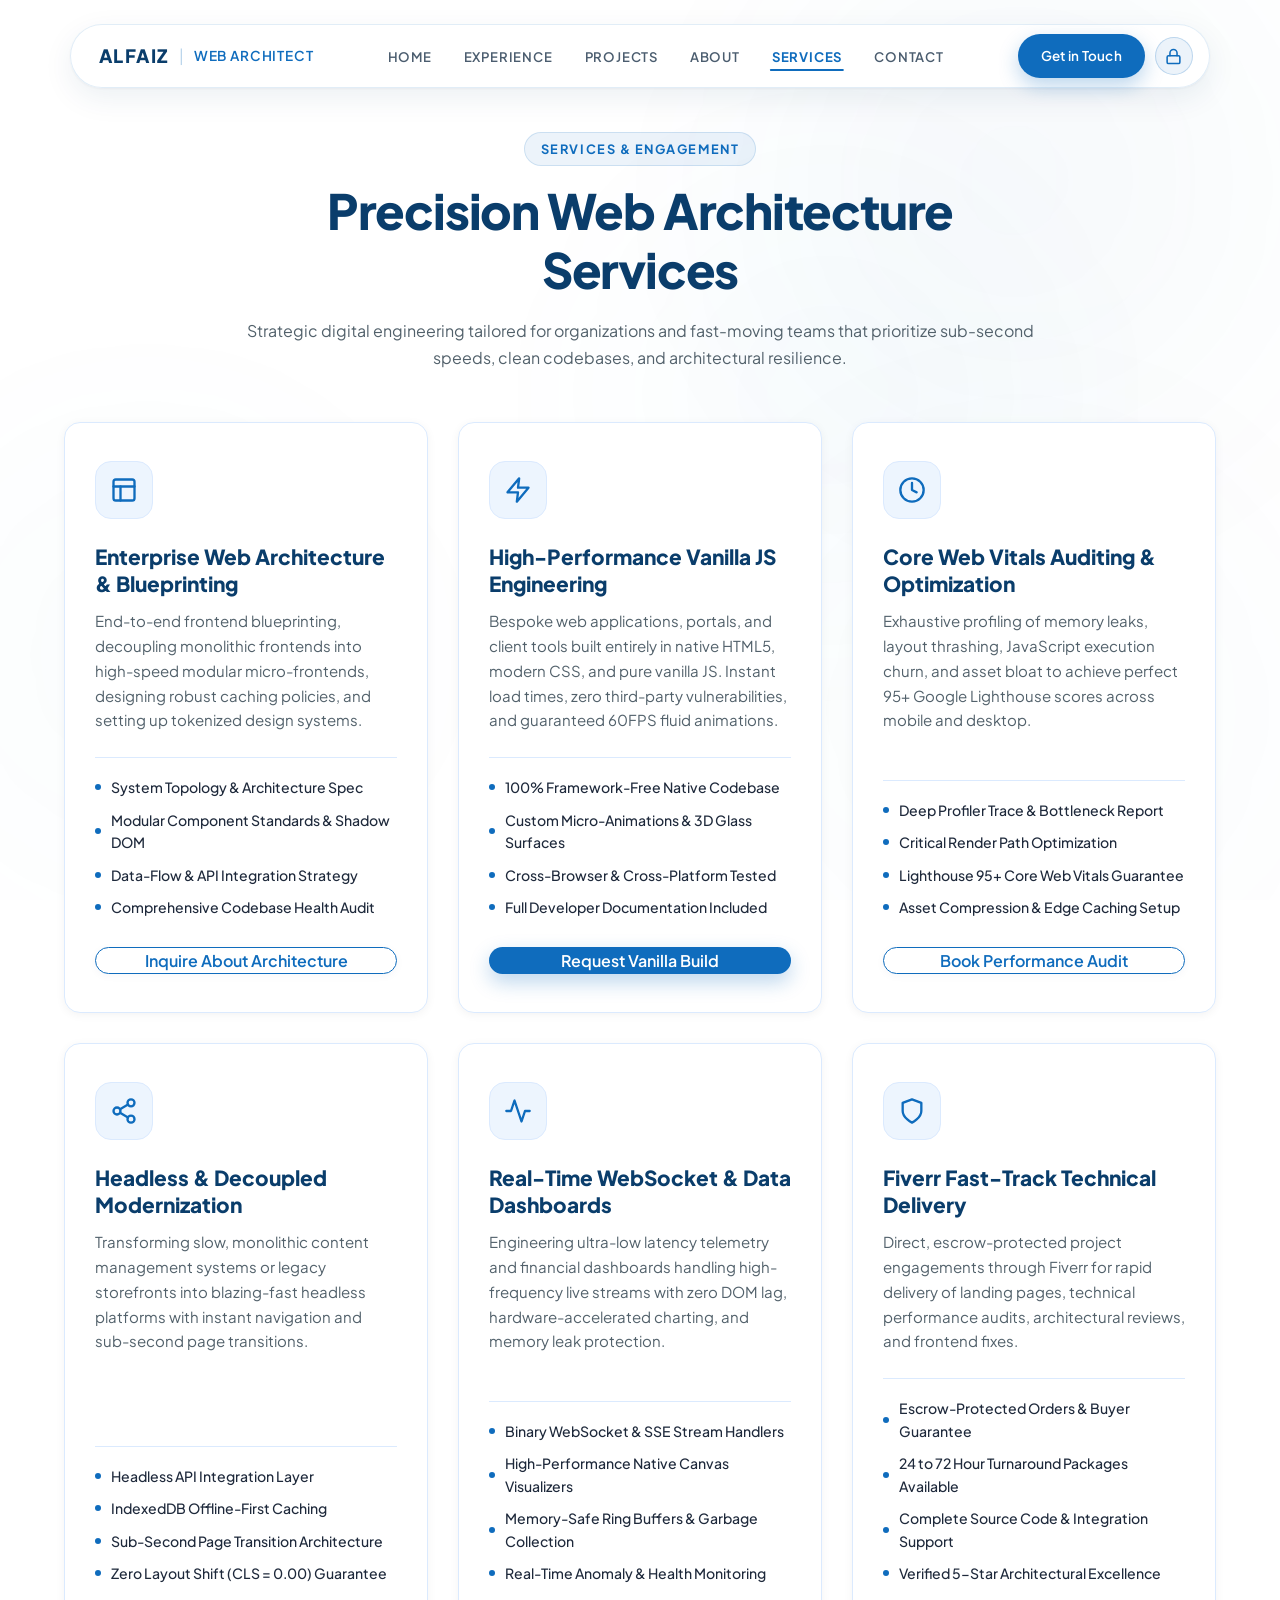
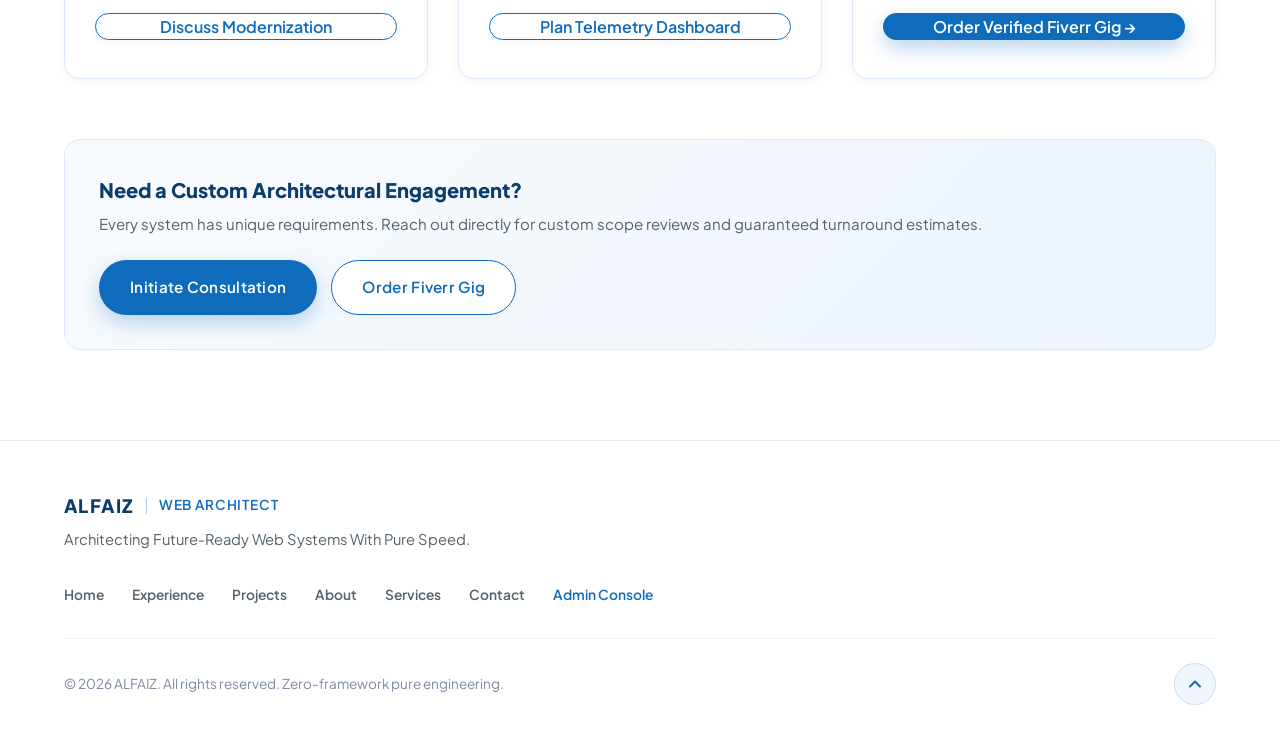
<file: services.html>
<!DOCTYPE html>
<html lang="en">
<head>
  <meta charset="UTF-8">
  <meta name="viewport" content="width=device-width, initial-scale=1.0">
  <meta name="description" content="Precision Web Architecture Services - ALFAIZ Web Architect. Strategic consulting, vanilla web engineering, Core Web Vitals optimization, and custom Fiverr engagements.">
  <meta name="theme-color" content="#0F6CBD">
  <title>Services &amp; Capabilities | ALFAIZ Web Architect</title>
  
  <!-- Google Fonts: Plus Jakarta Sans & Space Grotesk -->
  <link rel="preconnect" href="https://fonts.googleapis.com">
  <link rel="preconnect" href="https://fonts.gstatic.com" crossorigin>
  <link href="https://fonts.googleapis.com/css2?family=Plus+Jakarta+Sans:wght@300;400;500;600;700;800&family=Space+Grotesk:wght@600;700&display=swap" rel="stylesheet">
  
  <!-- Main Stylesheet -->
  <link rel="stylesheet" href="css/style.css">
  <link rel="icon" id="site-favicon" href="data:image/svg+xml,<svg xmlns=%22http://www.w3.org/2000/svg%22 viewBox=%220 0 100 100%22><polygon points=%2250,5 95,28 95,72 50,95 5,72 5,28%22 fill=%22%230F6CBD%22/><text x=%2250%22 y=%2264%22 font-family=%22sans-serif%22 font-weight=%22800%22 font-size=%2246%22 fill=%22white%22 text-anchor=%22middle%22>A</text></svg>">
</head>
<body>

  <!-- Ambient Light Watercolor Splashes (Solid Pure White Base) -->
  <div class="watercolor-bg" aria-hidden="true">
    <div class="splash splash-top-right"></div>
    <div class="splash splash-hero-center"></div>
    <div class="splash splash-mid-left"></div>
    <div class="splash splash-bottom-right"></div>
  </div>

  <!-- Header / Navigation Bar (White Rounded 50px Pill) -->
  <header class="header-container" id="site-header">
    <nav class="nav-pill" aria-label="Main Navigation">
      <!-- Left: Brand Identity -->
      <a href="index.html" class="nav-brand" aria-label="ALFAIZ Web Architect Home">
        <span class="brand-name">ALFAIZ</span>
        <span class="brand-divider">|</span>
        <span class="brand-title">Web Architect</span>
      </a>

      <!-- Center: Navigation Links -->
      <ul class="nav-links" id="nav-links-menu">
        <li><a href="index.html" class="nav-link">HOME</a></li>
        <li><a href="experience.html" class="nav-link">EXPERIENCE</a></li>
        <li><a href="projects.html" class="nav-link">PROJECTS</a></li>
        <li><a href="about.html" class="nav-link">ABOUT</a></li>
        <li><a href="services.html" class="nav-link active">SERVICES</a></li>
        <li><a href="contact.html" class="nav-link">CONTACT</a></li>
      </ul>

      <!-- Right: Call to Action & Admin Lock Gateway -->
      <div class="nav-cta-wrapper">
        <a href="contact.html" class="btn btn-primary btn-sm nav-btn">Get in Touch</a>
        <a href="admin/index.html" class="nav-admin-lock" title="Admin Console" aria-label="Administrative Console Gateway">
          <svg width="17" height="17" viewBox="0 0 24 24" fill="none" stroke="currentColor" stroke-width="2.2" stroke-linecap="round" stroke-linejoin="round">
            <rect x="3" y="11" width="18" height="11" rx="2" ry="2"></rect>
            <path d="M7 11V7a5 5 0 0 1 10 0v4"></path>
          </svg>
        </a>
      </div>

      <!-- Mobile Menu Toggle Button -->
      <button class="mobile-toggle" id="mobile-toggle" aria-label="Toggle navigation menu" aria-expanded="false">
        <span class="bar"></span>
        <span class="bar"></span>
        <span class="bar"></span>
      </button>
    </nav>

    <!-- Mobile Dropdown Navigation -->
    <div class="mobile-menu" id="mobile-menu">
      <ul class="mobile-nav-links">
        <li><a href="index.html" class="mobile-nav-link">HOME</a></li>
        <li><a href="experience.html" class="mobile-nav-link">EXPERIENCE</a></li>
        <li><a href="projects.html" class="mobile-nav-link">PROJECTS</a></li>
        <li><a href="about.html" class="mobile-nav-link">ABOUT</a></li>
        <li><a href="services.html" class="mobile-nav-link active">SERVICES</a></li>
        <li><a href="contact.html" class="mobile-nav-link">CONTACT</a></li>
      </ul>
      <div class="mobile-menu-cta">
        <a href="contact.html" class="btn btn-primary btn-full">Get in Touch</a>
        <a href="admin/index.html" class="btn btn-outline btn-full" style="margin-top: 10px; display: inline-flex; align-items: center; justify-content: center; gap: 8px;">
          <svg width="16" height="16" viewBox="0 0 24 24" fill="none" stroke="currentColor" stroke-width="2.2" stroke-linecap="round" stroke-linejoin="round">
            <rect x="3" y="11" width="18" height="11" rx="2" ry="2"></rect>
            <path d="M7 11V7a5 5 0 0 1 10 0v4"></path>
          </svg>
          <span>Admin Console</span>
        </a>
      </div>
    </div>
  </header>

  <main>
    <!-- Page Hero Banner -->
    <section class="page-hero">
      <div class="container">
        <div class="page-header-content">
          <div class="page-tag">SERVICES &amp; ENGAGEMENT</div>
          <h1 class="page-title">Precision Web Architecture Services</h1>
          <p class="page-subtitle">
            Strategic digital engineering tailored for organizations and fast-moving teams that prioritize sub-second speeds, clean codebases, and architectural resilience.
          </p>
        </div>
      </div>
    </section>

    <!-- 3-Column Services Grid (Cards CSS: white, border 1px solid #DBEAFE, rounded 16px, shadow, hover blue glow) -->
    <section class="services-page-section">
      <div class="container">
        
        <div class="services-3col-grid">
          
          <!-- Service 1: Enterprise Web Architecture -->
          <article class="service-col-card">
            <div class="service-icon-box">
              <svg width="28" height="28" viewBox="0 0 24 24" fill="none" stroke="currentColor" stroke-width="2" stroke-linecap="round" stroke-linejoin="round">
                <rect x="3" y="3" width="18" height="18" rx="2" ry="2"></rect>
                <line x1="3" y1="9" x2="21" y2="9"></line>
                <line x1="9" y1="21" x2="9" y2="9"></line>
              </svg>
            </div>
            <h2 class="service-col-title">Enterprise Web Architecture &amp; Blueprinting</h2>
            <p class="service-col-desc">
              End-to-end frontend blueprinting, decoupling monolithic frontends into high-speed modular micro-frontends, designing robust caching policies, and setting up tokenized design systems.
            </p>
            <ul class="service-deliverables-list">
              <li>System Topology &amp; Architecture Spec</li>
              <li>Modular Component Standards &amp; Shadow DOM</li>
              <li>Data-Flow &amp; API Integration Strategy</li>
              <li>Comprehensive Codebase Health Audit</li>
            </ul>
            <div class="service-col-action">
              <a href="contact.html" class="btn btn-outline btn-full">Inquire About Architecture</a>
            </div>
          </article>

          <!-- Service 2: Pure Vanilla Web Engineering -->
          <article class="service-col-card">
            <div class="service-icon-box">
              <svg width="28" height="28" viewBox="0 0 24 24" fill="none" stroke="currentColor" stroke-width="2" stroke-linecap="round" stroke-linejoin="round">
                <polygon points="13 2 3 14 12 14 11 22 21 10 12 10 13 2"></polygon>
              </svg>
            </div>
            <h2 class="service-col-title">High-Performance Vanilla JS Engineering</h2>
            <p class="service-col-desc">
              Bespoke web applications, portals, and client tools built entirely in native HTML5, modern CSS, and pure vanilla JS. Instant load times, zero third-party vulnerabilities, and guaranteed 60FPS fluid animations.
            </p>
            <ul class="service-deliverables-list">
              <li>100% Framework-Free Native Codebase</li>
              <li>Custom Micro-Animations &amp; 3D Glass Surfaces</li>
              <li>Cross-Browser &amp; Cross-Platform Tested</li>
              <li>Full Developer Documentation Included</li>
            </ul>
            <div class="service-col-action">
              <a href="contact.html" class="btn btn-primary btn-full">Request Vanilla Build</a>
            </div>
          </article>

          <!-- Service 3: Performance Auditing & Optimization -->
          <article class="service-col-card">
            <div class="service-icon-box">
              <svg width="28" height="28" viewBox="0 0 24 24" fill="none" stroke="currentColor" stroke-width="2" stroke-linecap="round" stroke-linejoin="round">
                <circle cx="12" cy="12" r="10"></circle>
                <polyline points="12 6 12 12 16 14"></polyline>
              </svg>
            </div>
            <h2 class="service-col-title">Core Web Vitals Auditing &amp; Optimization</h2>
            <p class="service-col-desc">
              Exhaustive profiling of memory leaks, layout thrashing, JavaScript execution churn, and asset bloat to achieve perfect 95+ Google Lighthouse scores across mobile and desktop.
            </p>
            <ul class="service-deliverables-list">
              <li>Deep Profiler Trace &amp; Bottleneck Report</li>
              <li>Critical Render Path Optimization</li>
              <li>Lighthouse 95+ Core Web Vitals Guarantee</li>
              <li>Asset Compression &amp; Edge Caching Setup</li>
            </ul>
            <div class="service-col-action">
              <a href="contact.html" class="btn btn-outline btn-full">Book Performance Audit</a>
            </div>
          </article>

          <!-- Service 4: Headless & Decoupled Modernization -->
          <article class="service-col-card">
            <div class="service-icon-box">
              <svg width="28" height="28" viewBox="0 0 24 24" fill="none" stroke="currentColor" stroke-width="2" stroke-linecap="round" stroke-linejoin="round">
                <circle cx="18" cy="5" r="3"></circle>
                <circle cx="6" cy="12" r="3"></circle>
                <circle cx="18" cy="19" r="3"></circle>
                <line x1="8.59" y1="13.51" x2="15.42" y2="17.49"></line>
                <line x1="15.41" y1="6.51" x2="8.59" y2="10.49"></line>
              </svg>
            </div>
            <h2 class="service-col-title">Headless &amp; Decoupled Modernization</h2>
            <p class="service-col-desc">
              Transforming slow, monolithic content management systems or legacy storefronts into blazing-fast headless platforms with instant navigation and sub-second page transitions.
            </p>
            <ul class="service-deliverables-list">
              <li>Headless API Integration Layer</li>
              <li>IndexedDB Offline-First Caching</li>
              <li>Sub-Second Page Transition Architecture</li>
              <li>Zero Layout Shift (CLS = 0.00) Guarantee</li>
            </ul>
            <div class="service-col-action">
              <a href="contact.html" class="btn btn-outline btn-full">Discuss Modernization</a>
            </div>
          </article>

          <!-- Service 5: Real-Time WebSocket & Data Dashboards -->
          <article class="service-col-card">
            <div class="service-icon-box">
              <svg width="28" height="28" viewBox="0 0 24 24" fill="none" stroke="currentColor" stroke-width="2" stroke-linecap="round" stroke-linejoin="round">
                <polyline points="22 12 18 12 15 21 9 3 6 12 2 12"></polyline>
              </svg>
            </div>
            <h2 class="service-col-title">Real-Time WebSocket &amp; Data Dashboards</h2>
            <p class="service-col-desc">
              Engineering ultra-low latency telemetry and financial dashboards handling high-frequency live streams with zero DOM lag, hardware-accelerated charting, and memory leak protection.
            </p>
            <ul class="service-deliverables-list">
              <li>Binary WebSocket &amp; SSE Stream Handlers</li>
              <li>High-Performance Native Canvas Visualizers</li>
              <li>Memory-Safe Ring Buffers &amp; Garbage Collection</li>
              <li>Real-Time Anomaly &amp; Health Monitoring</li>
            </ul>
            <div class="service-col-action">
              <a href="contact.html" class="btn btn-outline btn-full">Plan Telemetry Dashboard</a>
            </div>
          </article>

          <!-- Service 6: Fiverr Fast-Track Technical Delivery -->
          <article class="service-col-card">
            <div class="service-icon-box">
              <svg width="28" height="28" viewBox="0 0 24 24" fill="none" stroke="currentColor" stroke-width="2" stroke-linecap="round" stroke-linejoin="round">
                <path d="M12 22s8-4 8-10V5l-8-3-8 3v7c0 6 8 10 8 10z"></path>
              </svg>
            </div>
            <h2 class="service-col-title">Fiverr Fast-Track Technical Delivery</h2>
            <p class="service-col-desc">
              Direct, escrow-protected project engagements through Fiverr for rapid delivery of landing pages, technical performance audits, architectural reviews, and frontend fixes.
            </p>
            <ul class="service-deliverables-list">
              <li>Escrow-Protected Orders &amp; Buyer Guarantee</li>
              <li>24 to 72 Hour Turnaround Packages Available</li>
              <li>Complete Source Code &amp; Integration Support</li>
              <li>Verified 5-Star Architectural Excellence</li>
            </ul>
            <div class="service-col-action">
              <a href="https://www.fiverr.com" target="_blank" rel="noopener noreferrer" class="btn btn-primary btn-full">
                <span>Order Verified Fiverr Gig &rarr;</span>
              </a>
            </div>
          </article>

        </div>

        <!-- Consultation Banner -->
        <div class="detail-cta-box" style="margin-top: 60px;">
          <div class="detail-cta-text">
            <h3>Need a Custom Architectural Engagement?</h3>
            <p>Every system has unique requirements. Reach out directly for custom scope reviews and guaranteed turnaround estimates.</p>
          </div>
          <div class="detail-cta-actions">
            <a href="contact.html" class="btn btn-primary btn-lg">Initiate Consultation</a>
            <a href="https://www.fiverr.com" target="_blank" rel="noopener noreferrer" class="btn btn-outline btn-lg">Order Fiverr Gig</a>
          </div>
        </div>

      </div>
    </section>
  </main>

  <!-- Footer -->
  <footer class="site-footer">
    <div class="container footer-container">
      <div class="footer-left">
        <a href="index.html" class="footer-brand">
          <span class="brand-name">ALFAIZ</span>
          <span class="brand-divider">|</span>
          <span class="brand-title">Web Architect</span>
        </a>
        <p class="footer-tagline">Architecting Future-Ready Web Systems With Pure Speed.</p>
      </div>

      <div class="footer-links">
        <a href="index.html">Home</a>
        <a href="experience.html">Experience</a>
        <a href="projects.html">Projects</a>
        <a href="about.html">About</a>
        <a href="services.html">Services</a>
        <a href="contact.html">Contact</a>
        <a href="admin/index.html" style="color: #0F6CBD;">Admin Console</a>
      </div>

      <div class="footer-right">
        <p class="copyright">&copy; 2026 ALFAIZ. All rights reserved. Zero-framework pure engineering.</p>
        <a href="#site-header" class="back-to-top" aria-label="Back to top">
          <svg width="20" height="20" viewBox="0 0 24 24" fill="none" stroke="currentColor" stroke-width="2.5" stroke-linecap="round" stroke-linejoin="round">
            <polyline points="18 15 12 9 6 15"></polyline>
          </svg>
        </a>
      </div>
    </div>
  </footer>

  <!-- Vanilla JavaScript -->
  <script src="js/main.js"></script>
</body>
</html>
</file>
<file: css/style.css>
/* ==========================================================================
   ALFAIZ | Web Architect - High Performance Corporate Design System
   Colors: #0F6CBD (Blue), #0A3D6B (Dark Blue), #FFFFFF (Solid White)
   No frameworks, 100% Native CSS, Fully Responsive
   ========================================================================== */

/* --------------------------------------------------------------------------
   1. CSS Reset & Variables
   -------------------------------------------------------------------------- */
:root {
  /* Brand Core Colors */
  --color-primary: #0F6CBD;
  --color-primary-hover: #0c5796;
  --color-primary-light: rgba(15, 108, 189, 0.08);
  --color-primary-glow: rgba(15, 108, 189, 0.35);
  --color-dark: #0A3D6B;
  --color-dark-deep: #06233d;
  --color-white: #FFFFFF;

  /* Typography Colors */
  --text-main: #1e293b;
  --text-heading: #0A3D6B;
  --text-muted: #52616b;
  --text-light: #7c8ba1;

  /* Neutral Surfaces & Borders */
  --surface-pure: #FFFFFF;
  --surface-card: #FFFFFF;
  --border-subtle: rgba(10, 61, 107, 0.1);
  --border-primary: rgba(15, 108, 189, 0.3);
  --border-highlight: rgba(15, 108, 189, 0.5);

  /* Shadows */
  --shadow-nav: 0 10px 30px rgba(10, 61, 107, 0.08), 0 1px 3px rgba(10, 61, 107, 0.05);
  --shadow-card: 0 12px 32px rgba(10, 61, 107, 0.06), 0 2px 6px rgba(10, 61, 107, 0.03);
  --shadow-card-hover: 0 20px 44px rgba(15, 108, 189, 0.14), 0 4px 12px rgba(15, 108, 189, 0.06);
  --shadow-btn: 0 8px 20px rgba(15, 108, 189, 0.28);
  --shadow-btn-hover: 0 12px 28px rgba(15, 108, 189, 0.4);

  /* Typography Families */
  --font-primary: 'Plus Jakarta Sans', -apple-system, BlinkMacSystemFont, 'Segoe UI', Roboto, sans-serif;
  --font-display: 'Space Grotesk', var(--font-primary);

  /* Transitions */
  --transition-fast: 0.18s cubic-bezier(0.16, 1, 0.3, 1);
  --transition-normal: 0.28s cubic-bezier(0.16, 1, 0.3, 1);
  --transition-slow: 0.55s cubic-bezier(0.16, 1, 0.3, 1);

  /* Layout */
  --max-width: 1200px;
  --nav-height: 72px;
}

*, *::before, *::after {
  box-sizing: border-box;
  margin: 0;
  padding: 0;
}

html {
  scroll-behavior: smooth;
  font-size: 16px;
  text-rendering: optimizeLegibility;
  -webkit-font-smoothing: antialiased;
  -moz-osx-font-smoothing: grayscale;
}

body {
  /* STRICT REQUIREMENT: SOLID WHITE #FFFFFF, NO overall blue tint */
  background-color: var(--color-white);
  color: var(--text-main);
  font-family: var(--font-primary);
  line-height: 1.6;
  overflow-x: hidden;
  position: relative;
  min-height: 100vh;
}

a {
  color: inherit;
  text-decoration: none;
}

button, input, textarea, select {
  font-family: inherit;
  font-size: inherit;
  border: none;
  outline: none;
}

ul {
  list-style: none;
}

/* --------------------------------------------------------------------------
   2. Organic Subtle Watercolor Splashes (Pure white backdrop accents)
   -------------------------------------------------------------------------- */
.watercolor-bg {
  position: fixed;
  top: 0;
  left: 0;
  width: 100%;
  height: 100%;
  pointer-events: none;
  z-index: 0;
  overflow: hidden;
}

/* Soft, feathered, organic watercolor bleeds - keeping base solid white */
.splash {
  position: absolute;
  border-radius: 50%;
  filter: blur(80px);
  opacity: 0.55;
  mix-blend-mode: multiply;
}

.splash-top-right {
  top: -10%;
  right: -5%;
  width: 600px;
  height: 600px;
  background: radial-gradient(circle at 45% 45%, rgba(15, 108, 189, 0.08) 0%, rgba(10, 61, 107, 0.03) 50%, rgba(255, 255, 255, 0) 75%);
}

.splash-hero-center {
  top: 15%;
  right: 15%;
  width: 520px;
  height: 520px;
  background: radial-gradient(circle at 50% 50%, rgba(15, 108, 189, 0.06) 0%, rgba(15, 108, 189, 0.02) 45%, rgba(255, 255, 255, 0) 70%);
}

.splash-mid-left {
  top: 45%;
  left: -8%;
  width: 500px;
  height: 500px;
  background: radial-gradient(circle at 50% 50%, rgba(10, 61, 107, 0.04) 0%, rgba(15, 108, 189, 0.02) 50%, rgba(255, 255, 255, 0) 75%);
}

.splash-bottom-right {
  bottom: -15%;
  right: -5%;
  width: 650px;
  height: 650px;
  background: radial-gradient(circle at 50% 50%, rgba(15, 108, 189, 0.05) 0%, rgba(10, 61, 107, 0.02) 50%, rgba(255, 255, 255, 0) 70%);
}

/* --------------------------------------------------------------------------
   3. Top Navigation: Floating White Pill Rounded 50px Shadow
   -------------------------------------------------------------------------- */
.header-container {
  position: fixed;
  top: 24px;
  left: 0;
  width: 100%;
  display: flex;
  justify-content: center;
  align-items: center;
  padding: 0 24px;
  z-index: 1000;
  transition: transform var(--transition-normal), top var(--transition-normal);
}

.nav-pill {
  width: 100%;
  max-width: 1140px;
  height: 64px;
  background: rgba(255, 255, 255, 0.94);
  backdrop-filter: blur(16px);
  -webkit-backdrop-filter: blur(16px);
  border-radius: 50px;
  box-shadow: var(--shadow-nav);
  border: 1px solid rgba(15, 108, 189, 0.12);
  display: flex;
  align-items: center;
  justify-content: space-between;
  padding: 0 16px 0 28px;
  transition: all var(--transition-normal);
}

.nav-pill:hover {
  border-color: rgba(15, 108, 189, 0.25);
  box-shadow: 0 12px 34px rgba(10, 61, 107, 0.11), 0 2px 8px rgba(10, 61, 107, 0.04);
}

/* Nav Left: Brand */
.nav-brand {
  display: flex;
  align-items: center;
  gap: 10px;
  font-family: var(--font-primary);
  user-select: none;
}

.brand-name {
  font-size: 1.15rem;
  font-weight: 800;
  letter-spacing: 0.08em;
  color: var(--color-dark);
}

.brand-divider {
  color: rgba(15, 108, 189, 0.35);
  font-weight: 300;
  font-size: 1rem;
}

.brand-title {
  font-size: 0.85rem;
  font-weight: 600;
  letter-spacing: 0.06em;
  text-transform: uppercase;
  color: var(--color-primary);
}

/* Nav Center: Links */
.nav-links {
  display: flex;
  align-items: center;
  gap: 28px;
}

.nav-link {
  font-size: 0.82rem;
  font-weight: 600;
  letter-spacing: 0.06em;
  color: #4b5d6f;
  position: relative;
  padding: 6px 2px;
  transition: color var(--transition-fast);
}

.nav-link:hover {
  color: var(--color-primary);
}

.nav-link.active {
  color: var(--color-primary);
  font-weight: 700;
}

.nav-link::after {
  content: '';
  position: absolute;
  bottom: 0;
  left: 50%;
  width: 0;
  height: 2px;
  background-color: var(--color-primary);
  border-radius: 2px;
  transform: translateX(-50%);
  transition: width var(--transition-fast);
}

.nav-link:hover::after,
.nav-link.active::after {
  width: 100%;
}

/* Nav Right: CTA Button & Admin Lock Link */
.nav-cta-wrapper {
  display: flex;
  align-items: center;
  gap: 10px;
}

.nav-admin-lock {
  width: 38px;
  height: 38px;
  border-radius: 50%;
  background: rgba(15, 108, 189, 0.08);
  border: 1px solid rgba(15, 108, 189, 0.22);
  display: inline-flex;
  align-items: center;
  justify-content: center;
  color: var(--color-primary);
  transition: all 0.25s cubic-bezier(0.16, 1, 0.3, 1);
  text-decoration: none;
  cursor: pointer;
  flex-shrink: 0;
}

.nav-admin-lock:hover {
  background: var(--color-primary);
  color: var(--color-white);
  border-color: var(--color-primary);
  transform: scale(1.08) rotate(5deg);
  box-shadow: 0 4px 14px rgba(15, 108, 189, 0.35);
}

/* Buttons System */
.btn {
  display: inline-flex;
  align-items: center;
  justify-content: center;
  gap: 8px;
  font-family: var(--font-primary);
  font-weight: 600;
  border-radius: 50px;
  cursor: pointer;
  text-decoration: none;
  transition: all var(--transition-normal);
  white-space: nowrap;
}

.btn-primary {
  background-color: var(--color-primary);
  color: var(--color-white);
  box-shadow: var(--shadow-btn);
  border: 1.5px solid transparent;
}

.btn-primary:hover {
  background-color: var(--color-primary-hover);
  transform: translateY(-2px);
  box-shadow: var(--shadow-btn-hover);
}

.btn-outline {
  background-color: var(--color-white);
  color: var(--color-primary);
  border: 1.5px solid var(--color-primary);
  box-shadow: 0 2px 8px rgba(10, 61, 107, 0.04);
}

.btn-outline:hover {
  background-color: var(--color-primary);
  color: var(--color-white);
  transform: translateY(-2px);
  box-shadow: 0 8px 20px rgba(15, 108, 189, 0.22);
}

.btn-sm {
  padding: 10px 22px;
  font-size: 0.84rem;
  letter-spacing: 0.02em;
}

.btn-lg {
  padding: 14px 30px;
  font-size: 0.95rem;
  letter-spacing: 0.02em;
}

.btn-full {
  width: 100%;
}

.btn-icon {
  transition: transform var(--transition-fast);
}

.btn:hover .btn-icon {
  transform: translateX(3px);
}

.btn-spinner {
  animation: spin 0.8s linear infinite;
}

@keyframes spin {
  100% {
    transform: rotate(360deg);
  }
}

/* Mobile Toggle Hamburger */
.mobile-toggle {
  display: none;
  flex-direction: column;
  justify-content: space-between;
  width: 24px;
  height: 18px;
  background: transparent;
  cursor: pointer;
  padding: 0;
  z-index: 1001;
}

.mobile-toggle .bar {
  width: 100%;
  height: 2.5px;
  background-color: var(--color-dark);
  border-radius: 2px;
  transition: all var(--transition-fast);
}

.mobile-toggle.active .bar:nth-child(1) {
  transform: translateY(7.5px) rotate(45deg);
}

.mobile-toggle.active .bar:nth-child(2) {
  opacity: 0;
}

.mobile-toggle.active .bar:nth-child(3) {
  transform: translateY(-7.5px) rotate(-45deg);
}

/* Mobile Menu Overlay */
.mobile-menu {
  position: fixed;
  top: 96px;
  left: 20px;
  right: 20px;
  background: rgba(255, 255, 255, 0.98);
  backdrop-filter: blur(20px);
  -webkit-backdrop-filter: blur(20px);
  border-radius: 24px;
  padding: 24px;
  box-shadow: 0 20px 40px rgba(10, 61, 107, 0.15);
  border: 1px solid rgba(15, 108, 189, 0.15);
  display: none;
  flex-direction: column;
  gap: 20px;
  z-index: 999;
}

.mobile-menu.active {
  display: flex;
  animation: slideDown 0.3s cubic-bezier(0.16, 1, 0.3, 1);
}

@keyframes slideDown {
  from { opacity: 0; transform: translateY(-12px); }
  to { opacity: 1; transform: translateY(0); }
}

.mobile-nav-links {
  display: flex;
  flex-direction: column;
  gap: 16px;
}

.mobile-nav-link {
  font-size: 1rem;
  font-weight: 600;
  color: var(--text-main);
  padding: 8px 4px;
  display: block;
}

.mobile-nav-link:hover {
  color: var(--color-primary);
}

/* --------------------------------------------------------------------------
   4. Hero Section: 100vh Layout (Left 55% / Right 45%)
   -------------------------------------------------------------------------- */
.container {
  width: 100%;
  max-width: var(--max-width);
  margin: 0 auto;
  padding: 0 24px;
  position: relative;
  z-index: 2;
}

.hero-section {
  min-height: 100vh;
  display: flex;
  flex-direction: column;
  justify-content: center;
  align-items: center;
  padding-top: calc(var(--nav-height) + 40px);
  padding-bottom: 40px;
  position: relative;
  z-index: 1;
}

.hero-container {
  display: flex;
  align-items: center;
  justify-content: space-between;
  gap: 32px;
  width: 100%;
}

/* Left Column: 55% */
.hero-left {
  flex: 0 0 55%;
  max-width: 55%;
  z-index: 3;
}

/* Availability Badge */
.status-badge {
  display: inline-flex;
  align-items: center;
  gap: 10px;
  padding: 7px 18px;
  border-radius: 50px;
  background-color: #FFFFFF;
  border: 1px solid rgba(15, 108, 189, 0.2);
  box-shadow: 0 4px 14px rgba(10, 61, 107, 0.05);
  margin-bottom: 24px;
}

.pulse-dot {
  width: 9px;
  height: 9px;
  border-radius: 50%;
  background-color: #10b981;
  box-shadow: 0 0 0 rgba(16, 185, 129, 0.6);
  animation: pulse-ring 2s infinite cubic-bezier(0.4, 0, 0.6, 1);
}

@keyframes pulse-ring {
  0% {
    box-shadow: 0 0 0 0 rgba(16, 185, 129, 0.6);
  }
  70% {
    box-shadow: 0 0 0 10px rgba(16, 185, 129, 0);
  }
  100% {
    box-shadow: 0 0 0 0 rgba(16, 185, 129, 0);
  }
}

.status-text {
  font-size: 0.84rem;
  font-weight: 600;
  color: var(--color-dark);
  letter-spacing: 0.02em;
}

/* Hero Title */
.hero-title {
  font-size: clamp(2.3rem, 4.2vw, 3.75rem);
  font-weight: 800;
  line-height: 1.15;
  letter-spacing: -0.025em;
  color: var(--color-dark);
  margin-bottom: 22px;
}

.gradient-text {
  background: linear-gradient(135deg, #0F6CBD 0%, #0A3D6B 100%);
  -webkit-background-clip: text;
  -webkit-text-fill-color: transparent;
  display: inline-block;
}

/* Hero Description */
.hero-description {
  font-size: clamp(1rem, 1.25vw, 1.15rem);
  font-weight: 400;
  color: var(--text-muted);
  line-height: 1.7;
  max-width: 560px;
  margin-bottom: 36px;
}

/* CTA Group */
.hero-cta-group {
  display: flex;
  align-items: center;
  gap: 16px;
  flex-wrap: wrap;
  margin-bottom: 48px;
}

/* Metrics Strip */
.hero-metrics {
  display: flex;
  align-items: center;
  gap: 28px;
  padding-top: 28px;
  border-top: 1px solid rgba(10, 61, 107, 0.1);
}

.metric-item {
  display: flex;
  flex-direction: column;
  gap: 2px;
}

.metric-value {
  font-size: 1.45rem;
  font-weight: 800;
  color: var(--color-dark);
  font-family: var(--font-display);
}

.metric-label {
  font-size: 0.78rem;
  font-weight: 500;
  color: var(--text-light);
  letter-spacing: 0.02em;
}

.metric-separator {
  width: 1px;
  height: 32px;
  background-color: rgba(10, 61, 107, 0.12);
}

/* --------------------------------------------------------------------------
   5. Hero Right: 45% CSS Glass 3D Ribbons / Bubbles Floating Directly on Canvas
   STRICT REQUIREMENT: NO BOX, NO CARD, NO CONTAINER BACKGROUND/BORDER
   Directly floating on solid white background!
   -------------------------------------------------------------------------- */
.hero-right {
  flex: 0 0 45%;
  max-width: 45%;
  height: 520px;
  position: relative;
  background: transparent !important;
  border: none !important;
  box-shadow: none !important;
  overflow: visible;
  perspective: 1000px;
  display: flex;
  align-items: center;
  justify-content: center;
}

/* Slow floating keyframes for 3D glass shapes (Strict: 6s ease-in-out infinite) */
@keyframes float {
  0% {
    transform: translateY(0px) rotate(0deg);
  }
  50% {
    transform: translateY(-16px) rotate(1.2deg);
  }
  100% {
    transform: translateY(0px) rotate(0deg);
  }
}

/* Shape Positioning Wrappers (Parallax & Slow Float Animation) */
.hero-shape-wrap {
  position: absolute;
  transform-style: preserve-3d;
  will-change: transform;
  pointer-events: auto;
  animation: float 6s ease-in-out infinite alternate;
}

.wrap-ribbon-1 {
  top: 14%;
  left: 6%;
  z-index: 2;
  animation-delay: 0s;
}

.wrap-ribbon-2 {
  bottom: 10%;
  right: 4%;
  z-index: 1;
  animation-delay: 1.2s;
}

.wrap-bubble-lg {
  top: 6%;
  right: 14%;
  z-index: 3;
  animation-delay: 0.6s;
}

.wrap-bubble-md {
  bottom: 24%;
  left: 2%;
  z-index: 4;
  animation-delay: 1.8s;
}

.wrap-capsule {
  top: 54%;
  right: 18%;
  z-index: 3;
  animation-delay: 2.4s;
}

.wrap-ring {
  top: 0%;
  left: 36%;
  z-index: 1;
  animation-delay: 0.9s;
}

/* Base Glassmorphism Shape Structure */
.glass-3d-shape {
  position: relative;
  backdrop-filter: blur(14px) saturate(180%);
  -webkit-backdrop-filter: blur(14px) saturate(180%);
  background: linear-gradient(135deg, rgba(255, 255, 255, 0.8) 0%, rgba(255, 255, 255, 0.22) 100%);
  border: 1.5px solid rgba(15, 108, 189, 0.32);
  box-shadow: 
    inset 0 1px 3px rgba(255, 255, 255, 0.95),
    inset 0 -2px 6px rgba(15, 108, 189, 0.14),
    0 22px 46px rgba(10, 61, 107, 0.09),
    0 4px 14px rgba(15, 108, 189, 0.06);
  transform-style: preserve-3d;
  will-change: transform;
  transition: border-color var(--transition-normal), box-shadow var(--transition-normal);
}

.glass-3d-shape:hover {
  border-color: rgba(15, 108, 189, 0.55);
  box-shadow: 
    inset 0 1px 5px rgba(255, 255, 255, 1),
    inset 0 -3px 8px rgba(15, 108, 189, 0.22),
    0 30px 60px rgba(10, 61, 107, 0.13),
    0 8px 18px rgba(15, 108, 189, 0.1);
}

/* Shape 1: Sweeping Helical 3D Glass Ribbon */
.glass-ribbon-primary {
  width: 330px;
  height: 175px;
  border-radius: 72% 28% 68% 32% / 35% 65% 35% 65%;
  background: linear-gradient(
    130deg,
    rgba(255, 255, 255, 0.85) 0%,
    rgba(240, 247, 255, 0.45) 40%,
    rgba(15, 108, 189, 0.16) 80%,
    rgba(10, 61, 107, 0.24) 100%
  );
  animation: floatRibbon1 7s ease-in-out infinite alternate;
}

.glass-specular-highlight {
  position: absolute;
  top: 0;
  left: 15%;
  width: 70%;
  height: 48%;
  background: linear-gradient(
    180deg,
    rgba(255, 255, 255, 0.85) 0%,
    rgba(255, 255, 255, 0.05) 100%
  );
  border-radius: 50%;
  transform: rotate(-15deg);
  filter: blur(3px);
  pointer-events: none;
}

.glass-edge-light {
  position: absolute;
  right: 12px;
  bottom: 12px;
  width: 44px;
  height: 44px;
  background: radial-gradient(circle, rgba(15, 108, 189, 0.42) 0%, transparent 70%);
  filter: blur(6px);
  pointer-events: none;
}

.glass-inner-bevel {
  position: absolute;
  inset: 4px;
  border-radius: inherit;
  border: 1px solid rgba(255, 255, 255, 0.6);
  pointer-events: none;
}

/* Shape 2: Secondary Diagonal Twisted Glass Ribbon */
.glass-ribbon-secondary {
  width: 260px;
  height: 135px;
  border-radius: 35% 65% 40% 60% / 60% 35% 65% 40%;
  background: linear-gradient(
    145deg,
    rgba(255, 255, 255, 0.76) 0%,
    rgba(230, 242, 255, 0.4) 50%,
    rgba(15, 108, 189, 0.18) 100%
  );
  animation: floatRibbon2 8.5s ease-in-out infinite alternate;
}

/* Shape 3: Floating 3D Glass Bubble Orb (Large) */
.glass-bubble-lg {
  width: 140px;
  height: 140px;
  border-radius: 50%;
  background: radial-gradient(
    circle at 35% 30%,
    rgba(255, 255, 255, 0.96) 0%,
    rgba(255, 255, 255, 0.45) 30%,
    rgba(15, 108, 189, 0.16) 75%,
    rgba(10, 61, 107, 0.3) 100%
  );
  border: 1.5px solid rgba(15, 108, 189, 0.36);
  box-shadow: 
    inset -8px -8px 20px rgba(15, 108, 189, 0.22),
    inset 4px 4px 10px rgba(255, 255, 255, 0.95),
    0 26px 52px rgba(10, 61, 107, 0.11);
  animation: floatOrb 6.2s ease-in-out infinite alternate;
}

.glass-orb-reflection {
  position: absolute;
  top: 15%;
  left: 20%;
  width: 32px;
  height: 18px;
  background: rgba(255, 255, 255, 0.88);
  border-radius: 50%;
  transform: rotate(-35deg);
  filter: blur(1.5px);
  pointer-events: none;
}

.glass-orb-core {
  position: absolute;
  bottom: 20%;
  right: 22%;
  width: 42px;
  height: 42px;
  background: radial-gradient(circle, rgba(15, 108, 189, 0.38) 0%, transparent 70%);
  filter: blur(4px);
  pointer-events: none;
}

/* Shape 4: Floating 3D Glass Bubble Orb (Medium) */
.glass-bubble-md {
  width: 86px;
  height: 86px;
  border-radius: 50%;
  background: radial-gradient(
    circle at 32% 30%,
    rgba(255, 255, 255, 0.92) 0%,
    rgba(255, 255, 255, 0.38) 35%,
    rgba(15, 108, 189, 0.22) 80%,
    rgba(10, 61, 107, 0.28) 100%
  );
  border: 1.5px solid rgba(15, 108, 189, 0.32);
  box-shadow: 
    inset -4px -4px 12px rgba(15, 108, 189, 0.22),
    inset 3px 3px 8px rgba(255, 255, 255, 0.9),
    0 18px 38px rgba(10, 61, 107, 0.09);
  animation: floatOrb 5.4s ease-in-out infinite alternate-reverse;
}

.glass-bubble-md .glass-orb-reflection {
  top: 14%;
  left: 18%;
  width: 18px;
  height: 10px;
}

/* Shape 5: Floating Modern Glass Capsule */
.glass-capsule {
  width: 195px;
  height: 54px;
  border-radius: 50px;
  background: linear-gradient(
    135deg,
    rgba(255, 255, 255, 0.82) 0%,
    rgba(255, 255, 255, 0.28) 50%,
    rgba(15, 108, 189, 0.2) 100%
  );
  animation: floatCapsule 7.8s ease-in-out infinite alternate;
}

.glass-capsule-line {
  position: absolute;
  top: 50%;
  left: 15px;
  right: 15px;
  height: 2px;
  background: linear-gradient(90deg, transparent 0%, rgba(15, 108, 189, 0.45) 50%, transparent 100%);
  transform: translateY(-50%);
  pointer-events: none;
}

/* Shape 6: Architectural Glass Ring / Torus Element */
.glass-ring {
  width: 96px;
  height: 96px;
  border-radius: 50%;
  border: 8px solid rgba(15, 108, 189, 0.22);
  border-top-color: rgba(255, 255, 255, 0.85);
  border-bottom-color: rgba(10, 61, 107, 0.32);
  background: transparent;
  backdrop-filter: blur(8px);
  -webkit-backdrop-filter: blur(8px);
  box-shadow: 0 14px 30px rgba(10, 61, 107, 0.08);
  animation: floatRing 6.8s ease-in-out infinite alternate;
}

/* --------------------------------------------------------------------------
   Small Blue Glowing Dots (Absolute Positioned in Space)
   -------------------------------------------------------------------------- */
.glow-dot {
  position: absolute;
  border-radius: 50%;
  background-color: var(--color-primary);
  box-shadow: 
    0 0 10px var(--color-primary),
    0 0 20px rgba(15, 108, 189, 0.65),
    0 0 32px rgba(15, 108, 189, 0.35);
  pointer-events: none;
  z-index: 5;
}

.glow-dot-1 {
  width: 8px;
  height: 8px;
  top: 15%;
  left: 6%;
  animation: dotBreathe 3.5s ease-in-out infinite alternate;
}

.glow-dot-2 {
  width: 10px;
  height: 10px;
  top: 4%;
  right: 28%;
  animation: dotBreathe 4.2s ease-in-out infinite alternate 0.8s;
}

.glow-dot-3 {
  width: 7px;
  height: 7px;
  bottom: 28%;
  right: 2%;
  animation: dotBreathe 3.8s ease-in-out infinite alternate 1.4s;
}

.glow-dot-4 {
  width: 9px;
  height: 9px;
  bottom: 8%;
  left: 32%;
  animation: dotBreathe 4.5s ease-in-out infinite alternate 0.5s;
}

.glow-dot-5 {
  width: 6px;
  height: 6px;
  top: 60%;
  left: 12%;
  animation: dotBreathe 3.2s ease-in-out infinite alternate 1.1s;
}

.glow-dot-6 {
  width: 8px;
  height: 8px;
  top: 38%;
  right: 38%;
  animation: dotBreathe 4s ease-in-out infinite alternate 2s;
}

@keyframes dotBreathe {
  0% {
    transform: scale(0.9) translateY(0);
    opacity: 0.65;
    box-shadow: 0 0 8px var(--color-primary), 0 0 16px rgba(15, 108, 189, 0.4);
  }
  100% {
    transform: scale(1.35) translateY(-6px);
    opacity: 1;
    box-shadow: 0 0 14px var(--color-primary), 0 0 28px rgba(15, 108, 189, 0.7);
  }
}

/* Floating Animations for 3D Elements */
@keyframes floatRibbon1 {
  0% {
    transform: perspective(900px) rotateX(18deg) rotateY(-22deg) rotateZ(14deg) translateY(0);
  }
  100% {
    transform: perspective(900px) rotateX(24deg) rotateY(-16deg) rotateZ(17deg) translateY(-22px);
  }
}

@keyframes floatRibbon2 {
  0% {
    transform: perspective(900px) rotateX(-14deg) rotateY(25deg) rotateZ(-16deg) translateY(0);
  }
  100% {
    transform: perspective(900px) rotateX(-8deg) rotateY(18deg) rotateZ(-12deg) translateY(-20px);
  }
}

@keyframes floatOrb {
  0% {
    transform: translateY(0) scale(1);
  }
  100% {
    transform: translateY(-24px) scale(1.04);
  }
}

@keyframes floatCapsule {
  0% {
    transform: perspective(800px) rotateX(12deg) rotateY(-18deg) rotateZ(-12deg) translateY(0);
  }
  100% {
    transform: perspective(800px) rotateX(16deg) rotateY(-12deg) rotateZ(-8deg) translateY(-18px);
  }
}

@keyframes floatRing {
  0% {
    transform: perspective(600px) rotateX(45deg) rotateY(15deg) translateY(0);
  }
  100% {
    transform: perspective(600px) rotateX(55deg) rotateY(25deg) translateY(-16px);
  }
}

/* Scroll Down Indicator */
.scroll-down-indicator {
  position: absolute;
  bottom: 24px;
  left: 50%;
  transform: translateX(-50%);
  display: flex;
  align-items: center;
  justify-content: center;
  color: var(--color-primary);
  opacity: 0.7;
  transition: opacity var(--transition-fast), transform var(--transition-fast);
  z-index: 10;
}

.scroll-down-indicator:hover {
  opacity: 1;
  transform: translateX(-50%) translateY(3px);
}

.mouse-icon {
  width: 22px;
  height: 36px;
  border: 2px solid var(--color-primary);
  border-radius: 12px;
  position: relative;
  display: flex;
  justify-content: center;
}

.wheel {
  width: 3px;
  height: 6px;
  background-color: var(--color-primary);
  border-radius: 2px;
  position: absolute;
  top: 6px;
  animation: mouseWheel 1.6s infinite ease-in-out;
}

@keyframes mouseWheel {
  0% {
    opacity: 1;
    transform: translateY(0);
  }
  100% {
    opacity: 0;
    transform: translateY(12px);
  }
}

/* --------------------------------------------------------------------------
   6. Global Section Styling
   -------------------------------------------------------------------------- */
.section {
  padding: 110px 0;
  position: relative;
  z-index: 2;
}

.section-header {
  text-align: center;
  max-width: 680px;
  margin: 0 auto 64px auto;
}

.section-tag {
  display: inline-block;
  font-size: 0.8rem;
  font-weight: 700;
  letter-spacing: 0.12em;
  text-transform: uppercase;
  color: var(--color-primary);
  background-color: var(--color-primary-light);
  padding: 5px 14px;
  border-radius: 50px;
  margin-bottom: 14px;
}

.section-title {
  font-size: clamp(2rem, 3.2vw, 2.75rem);
  font-weight: 800;
  color: var(--color-dark);
  letter-spacing: -0.02em;
  line-height: 1.25;
  margin-bottom: 16px;
}

.section-subtitle {
  font-size: 1.05rem;
  color: var(--text-muted);
  line-height: 1.65;
}

/* --------------------------------------------------------------------------
   7. Experience Section (Architectural Timeline)
   -------------------------------------------------------------------------- */
.timeline {
  max-width: 860px;
  margin: 0 auto;
  position: relative;
  padding-left: 36px;
}

.timeline::before {
  content: '';
  position: absolute;
  top: 10px;
  bottom: 20px;
  left: 7px;
  width: 2px;
  background: linear-gradient(180deg, var(--color-primary) 0%, rgba(15, 108, 189, 0.15) 100%);
}

.timeline-item {
  position: relative;
  margin-bottom: 44px;
}

.timeline-item:last-child {
  margin-bottom: 0;
}

.timeline-dot {
  position: absolute;
  left: -36px;
  top: 6px;
  width: 16px;
  height: 16px;
  border-radius: 50%;
  background-color: var(--color-white);
  border: 3.5px solid var(--color-primary);
  box-shadow: 0 0 0 4px rgba(15, 108, 189, 0.15);
  transition: transform var(--transition-fast), background-color var(--transition-fast);
}

.timeline-item:hover .timeline-dot {
  transform: scale(1.25);
  background-color: var(--color-primary);
}

.timeline-content {
  background: var(--surface-card);
  border-radius: 20px;
  padding: 28px 32px;
  border: 1px solid var(--border-subtle);
  box-shadow: var(--shadow-card);
  transition: all var(--transition-normal);
}

.timeline-content:hover {
  transform: translateY(-3px);
  border-color: var(--border-primary);
  box-shadow: var(--shadow-card-hover);
}

.timeline-badge {
  display: inline-block;
  font-size: 0.75rem;
  font-weight: 700;
  letter-spacing: 0.08em;
  color: var(--color-primary);
  background-color: var(--color-primary-light);
  padding: 3px 10px;
  border-radius: 4px;
  margin-bottom: 10px;
}

.timeline-title {
  font-size: 1.35rem;
  font-weight: 700;
  color: var(--color-dark);
  margin-bottom: 4px;
}

.timeline-org {
  font-size: 0.95rem;
  font-weight: 600;
  color: var(--color-primary);
  margin-bottom: 12px;
}

.timeline-desc {
  font-size: 0.96rem;
  color: var(--text-muted);
  line-height: 1.65;
  margin-bottom: 18px;
}

.tech-pills {
  display: flex;
  flex-wrap: wrap;
  gap: 8px;
}

.tech-pill {
  font-size: 0.78rem;
  font-weight: 600;
  color: var(--color-dark);
  background-color: #f1f6fc;
  padding: 4px 12px;
  border-radius: 50px;
  border: 1px solid rgba(15, 108, 189, 0.1);
}

/* --------------------------------------------------------------------------
   8. Projects Section (Selected Works Grid & Filters)
   -------------------------------------------------------------------------- */
.filter-controls {
  display: flex;
  justify-content: center;
  align-items: center;
  gap: 12px;
  margin-bottom: 48px;
  flex-wrap: wrap;
}

.filter-btn {
  background: #FFFFFF;
  color: var(--text-muted);
  font-size: 0.86rem;
  font-weight: 600;
  padding: 8px 20px;
  border-radius: 50px;
  border: 1px solid rgba(10, 61, 107, 0.12);
  cursor: pointer;
  transition: all var(--transition-fast);
}

.filter-btn:hover {
  color: var(--color-primary);
  border-color: var(--color-primary);
}

.filter-btn.active {
  background-color: var(--color-primary);
  color: var(--color-white);
  border-color: var(--color-primary);
  box-shadow: 0 4px 14px rgba(15, 108, 189, 0.25);
}

.projects-grid {
  display: grid;
  grid-template-columns: repeat(2, 1fr);
  gap: 32px;
}

.project-card {
  background: var(--surface-card);
  border-radius: 22px;
  padding: 34px;
  border: 1px solid var(--border-subtle);
  box-shadow: var(--shadow-card);
  display: flex;
  flex-direction: column;
  transition: all var(--transition-normal);
  position: relative;
  overflow: hidden;
}

.project-card::before {
  content: '';
  position: absolute;
  top: 0;
  left: 0;
  width: 100%;
  height: 4px;
  background: linear-gradient(90deg, var(--color-primary), var(--color-dark));
  opacity: 0;
  transition: opacity var(--transition-fast);
}

.project-card:hover {
  transform: translateY(-5px);
  border-color: var(--border-primary);
  box-shadow: var(--shadow-card-hover);
}

.project-card:hover::before {
  opacity: 1;
}

.project-header {
  display: flex;
  justify-content: space-between;
  align-items: center;
  margin-bottom: 16px;
}

.project-kpi-badge {
  font-size: 0.72rem;
  font-weight: 800;
  letter-spacing: 0.08em;
  color: #0c5796;
  background: #e6f1fc;
  padding: 4px 10px;
  border-radius: 4px;
  border: 1px solid rgba(15, 108, 189, 0.2);
}

.project-type {
  font-size: 0.82rem;
  font-weight: 600;
  color: var(--text-light);
}

.project-name {
  font-size: 1.35rem;
  font-weight: 700;
  color: var(--color-dark);
  line-height: 1.3;
  margin-bottom: 12px;
}

.project-summary {
  font-size: 0.95rem;
  color: var(--text-muted);
  line-height: 1.6;
  margin-bottom: 24px;
  flex-grow: 1;
}

.project-specs {
  display: grid;
  grid-template-columns: repeat(3, 1fr);
  gap: 12px;
  background: #f8fbfe;
  border-radius: 12px;
  padding: 14px 16px;
  margin-bottom: 22px;
  border: 1px solid rgba(15, 108, 189, 0.08);
}

.spec-item {
  display: flex;
  flex-direction: column;
}

.spec-label {
  font-size: 0.72rem;
  font-weight: 600;
  color: var(--text-light);
  text-transform: uppercase;
}

.spec-val {
  font-size: 0.92rem;
  font-weight: 700;
  color: var(--color-dark);
}

.project-footer {
  display: flex;
  flex-wrap: wrap;
  gap: 8px;
}

.tech-tag {
  font-size: 0.75rem;
  font-weight: 600;
  color: var(--color-dark);
  background: #f1f5f9;
  padding: 3px 10px;
  border-radius: 6px;
}

/* --------------------------------------------------------------------------
   9. About Section (Engineering Principles)
   -------------------------------------------------------------------------- */
.principles-grid {
  display: grid;
  grid-template-columns: repeat(4, 1fr);
  gap: 24px;
}

.principle-card {
  background: var(--surface-card);
  border-radius: 20px;
  padding: 30px 24px;
  border: 1px solid var(--border-subtle);
  box-shadow: var(--shadow-card);
  transition: all var(--transition-normal);
  display: flex;
  flex-direction: column;
}

.principle-card:hover {
  transform: translateY(-4px);
  border-color: var(--border-primary);
  box-shadow: var(--shadow-card-hover);
}

.principle-icon-box {
  width: 52px;
  height: 52px;
  border-radius: 14px;
  background-color: #f0f7ff;
  border: 1px solid rgba(15, 108, 189, 0.15);
  display: flex;
  align-items: center;
  justify-content: center;
  margin-bottom: 20px;
}

.principle-title {
  font-size: 1.15rem;
  font-weight: 700;
  color: var(--color-dark);
  margin-bottom: 12px;
}

.principle-desc {
  font-size: 0.92rem;
  color: var(--text-muted);
  line-height: 1.6;
}

/* --------------------------------------------------------------------------
   10. Services Section
   -------------------------------------------------------------------------- */
.services-grid {
  display: grid;
  grid-template-columns: repeat(2, 1fr);
  gap: 30px;
}

.service-card {
  background: var(--surface-card);
  border-radius: 22px;
  padding: 38px 34px;
  border: 1px solid var(--border-subtle);
  box-shadow: var(--shadow-card);
  position: relative;
  transition: all var(--transition-normal);
}

.service-card:hover {
  transform: translateY(-4px);
  border-color: var(--border-primary);
  box-shadow: var(--shadow-card-hover);
}

.service-number {
  font-size: 1.8rem;
  font-weight: 800;
  font-family: var(--font-display);
  color: rgba(15, 108, 189, 0.25);
  margin-bottom: 14px;
}

.service-title {
  font-size: 1.35rem;
  font-weight: 700;
  color: var(--color-dark);
  margin-bottom: 14px;
}

.service-desc {
  font-size: 0.96rem;
  color: var(--text-muted);
  line-height: 1.65;
  margin-bottom: 24px;
}

.service-deliverables {
  list-style: none;
  display: flex;
  flex-direction: column;
  gap: 10px;
}

.service-deliverables li {
  font-size: 0.88rem;
  font-weight: 600;
  color: var(--color-dark);
  display: flex;
  align-items: center;
  gap: 10px;
}

.service-deliverables li::before {
  content: '';
  width: 6px;
  height: 6px;
  border-radius: 50%;
  background-color: var(--color-primary);
}

/* --------------------------------------------------------------------------
   11. Contact Section & Working Form
   -------------------------------------------------------------------------- */
.contact-wrapper {
  display: grid;
  grid-template-columns: 42% 54%;
  gap: 4%;
  align-items: flex-start;
}

.contact-info-title {
  font-size: 1.65rem;
  font-weight: 800;
  color: var(--color-dark);
  margin-bottom: 14px;
}

.contact-info-desc {
  font-size: 1rem;
  color: var(--text-muted);
  line-height: 1.65;
  margin-bottom: 32px;
}

.contact-channels {
  display: flex;
  flex-direction: column;
  gap: 18px;
}

.channel-card {
  display: flex;
  align-items: center;
  gap: 16px;
  background: var(--surface-card);
  padding: 20px 22px;
  border-radius: 16px;
  border: 1px solid var(--border-subtle);
  box-shadow: var(--shadow-card);
  transition: all var(--transition-fast);
}

.channel-card:hover {
  border-color: var(--border-primary);
  transform: translateX(4px);
}

.channel-card.highlight-card {
  border-color: rgba(15, 108, 189, 0.4);
  background: linear-gradient(135deg, #ffffff 0%, #f4f9ff 100%);
}

.channel-icon {
  width: 44px;
  height: 44px;
  border-radius: 12px;
  background-color: #edf5fe;
  display: flex;
  align-items: center;
  justify-content: center;
  flex-shrink: 0;
}

.channel-detail {
  display: flex;
  flex-direction: column;
}

.channel-name {
  font-size: 0.78rem;
  font-weight: 600;
  color: var(--text-light);
  text-transform: uppercase;
  letter-spacing: 0.05em;
}

.channel-link {
  font-size: 0.98rem;
  font-weight: 700;
  color: var(--color-primary);
  transition: color var(--transition-fast);
}

.channel-link:hover {
  color: var(--color-dark);
}

.fiverr-link {
  color: #10b981;
}

.channel-meta {
  font-size: 0.95rem;
  font-weight: 600;
  color: var(--color-dark);
}

/* Contact Form */
.contact-form-container {
  background: var(--surface-card);
  border-radius: 24px;
  padding: 40px;
  border: 1px solid var(--border-subtle);
  box-shadow: 0 16px 40px rgba(10, 61, 107, 0.08);
}

.contact-form {
  display: flex;
  flex-direction: column;
  gap: 20px;
}

.form-group {
  display: flex;
  flex-direction: column;
  gap: 6px;
  position: relative;
}

.form-label {
  font-size: 0.85rem;
  font-weight: 600;
  color: var(--color-dark);
}

.form-input,
.form-select,
.form-textarea {
  width: 100%;
  background: #fcfdfd;
  border: 1.5px solid rgba(10, 61, 107, 0.14);
  border-radius: 12px;
  padding: 12px 16px;
  font-size: 0.95rem;
  color: var(--text-main);
  transition: border-color var(--transition-fast), box-shadow var(--transition-fast);
}

.form-input:focus,
.form-select:focus,
.form-textarea:focus {
  border-color: var(--color-primary);
  background-color: var(--color-white);
  box-shadow: 0 0 0 4px rgba(15, 108, 189, 0.12);
}

.form-textarea {
  resize: vertical;
  min-height: 110px;
}

.error-msg {
  display: none;
  font-size: 0.78rem;
  color: #ef4444;
  font-weight: 500;
}

.form-group.has-error .error-msg {
  display: block;
}

.form-group.has-error .form-input,
.form-group.has-error .form-textarea {
  border-color: #ef4444;
}

.form-status {
  margin-top: 10px;
  padding: 12px 16px;
  border-radius: 10px;
  font-size: 0.9rem;
  font-weight: 600;
  display: none;
  text-align: center;
}

.form-status.success {
  display: block;
  background-color: #ecfdf5;
  color: #065f46;
  border: 1px solid #a7f3d0;
}

.form-status.error {
  display: block;
  background-color: #fef2f2;
  color: #991b1b;
  border: 1px solid #fecaca;
}

/* --------------------------------------------------------------------------
   12. Footer
   -------------------------------------------------------------------------- */
.site-footer {
  background: #FFFFFF;
  border-top: 1px solid rgba(10, 61, 107, 0.1);
  padding: 50px 0 40px 0;
  position: relative;
  z-index: 2;
}

.footer-container {
  display: flex;
  flex-direction: column;
  gap: 32px;
}

.footer-left {
  display: flex;
  flex-direction: column;
  gap: 8px;
}

.footer-brand {
  display: inline-flex;
  align-items: center;
  gap: 10px;
}

.footer-tagline {
  font-size: 0.92rem;
  color: var(--text-muted);
}

.footer-links {
  display: flex;
  flex-wrap: wrap;
  gap: 28px;
}

.footer-links a {
  font-size: 0.86rem;
  font-weight: 600;
  color: var(--text-muted);
  transition: color var(--transition-fast);
}

.footer-links a:hover {
  color: var(--color-primary);
}

.footer-right {
  display: flex;
  justify-content: space-between;
  align-items: center;
  padding-top: 24px;
  border-top: 1px solid rgba(10, 61, 107, 0.08);
  flex-wrap: wrap;
  gap: 16px;
}

.copyright {
  font-size: 0.85rem;
  color: var(--text-light);
}

.back-to-top {
  width: 42px;
  height: 42px;
  border-radius: 50%;
  background: #f1f6fc;
  border: 1px solid rgba(15, 108, 189, 0.15);
  display: flex;
  align-items: center;
  justify-content: center;
  color: var(--color-primary);
  transition: all var(--transition-fast);
}

.back-to-top:hover {
  background-color: var(--color-primary);
  color: var(--color-white);
  transform: translateY(-3px);
  box-shadow: 0 6px 16px rgba(15, 108, 189, 0.25);
}

/* --------------------------------------------------------------------------
   13. Responsive Media Queries
   -------------------------------------------------------------------------- */
@media (max-width: 1024px) {
  .hero-container {
    gap: 24px;
  }
  
  .hero-left {
    flex: 0 0 54%;
    max-width: 54%;
  }

  .hero-right {
    flex: 0 0 46%;
    max-width: 46%;
    height: 460px;
  }

  .glass-ribbon-primary {
    width: 280px;
    height: 150px;
  }

  .glass-ribbon-secondary {
    width: 220px;
    height: 115px;
  }

  .principles-grid {
    grid-template-columns: repeat(2, 1fr);
  }

  .contact-wrapper {
    grid-template-columns: 1fr;
    gap: 40px;
  }
}

@media (max-width: 868px) {
  .nav-links,
  .nav-cta-wrapper {
    display: none;
  }

  .mobile-toggle {
    display: flex;
  }

  .header-container {
    top: 16px;
    padding: 0 16px;
  }

  .nav-pill {
    height: 56px;
    padding: 0 18px;
  }

  .hero-section {
    min-height: auto;
    padding-top: 110px;
    padding-bottom: 60px;
  }

  .hero-container {
    flex-direction: column;
    text-align: center;
  }

  .hero-left {
    flex: 0 0 100%;
    max-width: 100%;
    display: flex;
    flex-direction: column;
    align-items: center;
  }

  .hero-description {
    max-width: 100%;
  }

  .hero-cta-group {
    justify-content: center;
  }

  .hero-metrics {
    justify-content: center;
    width: 100%;
  }

  .hero-right {
    flex: 0 0 100%;
    max-width: 100%;
    width: 100%;
    height: 380px;
    margin-top: 24px;
  }

  .wrap-ribbon-1 {
    left: 12%;
    top: 10%;
  }

  .wrap-ribbon-2 {
    right: 8%;
    bottom: 6%;
  }

  .glass-ribbon-primary {
    width: 250px;
    height: 135px;
  }

  .glass-ribbon-secondary {
    width: 200px;
    height: 105px;
  }

  .glass-bubble-lg {
    width: 110px;
    height: 110px;
  }

  .glass-bubble-md {
    width: 70px;
    height: 70px;
  }

  .glass-capsule {
    width: 155px;
    height: 44px;
  }

  .scroll-down-indicator {
    display: none;
  }

  .projects-grid,
  .services-grid {
    grid-template-columns: 1fr;
  }

  .contact-form-container {
    padding: 28px 20px;
  }
}

@media (max-width: 540px) {
  .hero-title {
    font-size: 2.1rem;
  }

  .hero-cta-group {
    flex-direction: column;
    width: 100%;
  }

  .hero-cta-group .btn {
    width: 100%;
  }

  .hero-metrics {
    flex-direction: column;
    gap: 16px;
    border-top: none;
    padding-top: 12px;
  }

  .metric-separator {
    display: none;
  }

  .project-specs {
    grid-template-columns: 1fr;
    gap: 8px;
  }

  .principles-grid {
    grid-template-columns: 1fr;
  }

  .footer-right {
    flex-direction: column;
    align-items: flex-start;
  }
}

/* ==========================================================================
   14. Sub-Page Hero & Global Page Headers
   ========================================================================== */
.page-hero {
  padding-top: calc(var(--nav-height) + 60px);
  padding-bottom: 50px;
  text-align: center;
  position: relative;
  z-index: 2;
}

.page-header-content {
  max-width: 820px;
  margin: 0 auto;
}

.page-tag {
  display: inline-block;
  font-size: 0.8rem;
  font-weight: 700;
  letter-spacing: 0.12em;
  text-transform: uppercase;
  color: var(--color-primary);
  background-color: var(--color-primary-light);
  padding: 6px 16px;
  border-radius: 50px;
  margin-bottom: 16px;
  border: 1px solid rgba(15, 108, 189, 0.15);
}

.page-title {
  font-size: clamp(2.2rem, 3.8vw, 3.2rem);
  font-weight: 800;
  color: var(--color-dark);
  letter-spacing: -0.025em;
  line-height: 1.2;
  margin-bottom: 18px;
}

.page-subtitle {
  font-size: clamp(1rem, 1.2vw, 1.15rem);
  color: var(--text-muted);
  line-height: 1.7;
}

/* ==========================================================================
   15. Global Card Styling Specification
   Strict Requirement: background white, border 1px solid #DBEAFE, 
   border-radius 16px, box-shadow 0 2px 10px rgba(0,0,0,0.05),
   hover: border-color #0F6CBD + shadow
   ========================================================================== */
.card-corporate,
.timeline-card,
.project-grid-card,
.bio-card,
.service-col-card,
.detail-header-card,
.detail-content-card,
.ceo-card {
  background: #FFFFFF;
  border: 1px solid #DBEAFE;
  border-radius: 16px;
  box-shadow: 0 2px 10px rgba(0, 0, 0, 0.05);
  transition: all 0.28s cubic-bezier(0.16, 1, 0.3, 1);
  position: relative;
}

.card-corporate:hover,
.timeline-card:hover,
.bio-card:hover,
.service-col-card:hover,
.detail-header-card:hover,
.detail-content-card:hover,
.ceo-card:hover {
  border-color: #0F6CBD;
  box-shadow: 0 12px 28px rgba(15, 108, 189, 0.12), 0 2px 8px rgba(10, 61, 107, 0.06);
}

/* Cards Spotlight: mousemove radial-gradient at mouse position using CSS variable --mouse-x */
.card-corporate,
.timeline-card,
.project-grid-card,
.bio-card,
.service-col-card,
.detail-header-card,
.detail-content-card,
.ceo-card,
.project-card,
.principle-card,
.service-card {
  overflow: hidden;
}

.card-corporate::after,
.timeline-card::after,
.project-grid-card::after,
.bio-card::after,
.service-col-card::after,
.detail-header-card::after,
.detail-content-card::after,
.ceo-card::after,
.project-card::after,
.principle-card::after,
.service-card::after {
  content: '';
  position: absolute;
  inset: 0;
  border-radius: inherit;
  background: radial-gradient(
    360px circle at var(--mouse-x, -999px) var(--mouse-y, -999px),
    rgba(15, 108, 189, 0.08),
    transparent 65%
  );
  pointer-events: none;
  opacity: 0;
  transition: opacity 0.25s ease;
  z-index: 1;
}

.card-corporate:hover::after,
.timeline-card:hover::after,
.project-grid-card:hover::after,
.bio-card:hover::after,
.service-col-card:hover::after,
.detail-header-card:hover::after,
.detail-content-card:hover::after,
.ceo-card:hover::after,
.project-card:hover::after,
.principle-card:hover::after,
.service-card:hover::after {
  opacity: 1;
}

/* Scroll Fade-In using IntersectionObserver adding class 'visible' */
.fade-in-scroll {
  opacity: 0;
  transform: translateY(22px);
  transition: opacity 0.65s cubic-bezier(0.16, 1, 0.3, 1), transform 0.65s cubic-bezier(0.16, 1, 0.3, 1);
  will-change: opacity, transform;
}

.fade-in-scroll.visible {
  opacity: 1;
  transform: translateY(0);
}

/* ==========================================================================
   16. Experience Page: Vertical Timeline using CSS border-left blue
   ========================================================================== */
.experience-page-section {
  padding-bottom: 90px;
  position: relative;
  z-index: 2;
}

.vertical-timeline {
  position: relative;
  border-left: 3px solid #0F6CBD;
  margin: 30px auto 30px 40px;
  max-width: 920px;
  padding-left: 42px;
  display: flex;
  flex-direction: column;
  gap: 40px;
}

.timeline-entry {
  position: relative;
}

.timeline-node-point {
  position: absolute;
  left: -53px;
  top: 26px;
  width: 19px;
  height: 19px;
  border-radius: 50%;
  background: #FFFFFF;
  border: 4px solid #0F6CBD;
  box-shadow: 0 0 0 4px rgba(15, 108, 189, 0.16);
  transition: transform 0.2s ease, background-color 0.2s ease;
  z-index: 2;
}

.timeline-entry:hover .timeline-node-point {
  transform: scale(1.25);
  background-color: #0F6CBD;
  box-shadow: 0 0 0 6px rgba(15, 108, 189, 0.25);
}

.timeline-card {
  padding: 32px 36px;
}

.timeline-card-header {
  display: flex;
  justify-content: space-between;
  align-items: flex-start;
  flex-wrap: wrap;
  gap: 12px;
  margin-bottom: 12px;
}

.timeline-period-badge {
  display: inline-block;
  font-size: 0.76rem;
  font-weight: 700;
  letter-spacing: 0.08em;
  color: var(--color-primary);
  background-color: var(--color-primary-light);
  padding: 4px 12px;
  border-radius: 6px;
  border: 1px solid rgba(15, 108, 189, 0.18);
}

.timeline-location {
  font-size: 0.82rem;
  font-weight: 600;
  color: var(--text-light);
}

.timeline-role-title {
  font-size: 1.45rem;
  font-weight: 800;
  color: var(--color-dark);
  line-height: 1.3;
  margin-bottom: 4px;
}

.timeline-company-name {
  font-size: 1rem;
  font-weight: 600;
  color: var(--color-primary);
  margin-bottom: 14px;
}

.timeline-summary {
  font-size: 0.98rem;
  color: var(--text-muted);
  line-height: 1.7;
  margin-bottom: 20px;
}

.timeline-achievements {
  list-style: none;
  margin-bottom: 22px;
  display: flex;
  flex-direction: column;
  gap: 10px;
}

.timeline-achievements li {
  font-size: 0.92rem;
  color: var(--text-main);
  line-height: 1.6;
  display: flex;
  align-items: flex-start;
  gap: 12px;
}

.timeline-achievements li::before {
  content: '▸';
  color: var(--color-primary);
  font-size: 1.1rem;
  line-height: 1.3;
  font-weight: 800;
}

.timeline-tags-strip {
  display: flex;
  flex-wrap: wrap;
  gap: 8px;
}

.tech-tag-pill {
  font-size: 0.78rem;
  font-weight: 600;
  color: var(--color-dark);
  background-color: #f1f6fc;
  padding: 5px 14px;
  border-radius: 50px;
  border: 1px solid #DBEAFE;
}

/* ==========================================================================
   17. Projects Page: 3-Column Grid with 16:9 Image, Hover Blue Glow
   ========================================================================== */
.projects-page-section {
  padding-bottom: 90px;
  position: relative;
  z-index: 2;
}

.projects-filter-bar {
  display: flex;
  justify-content: center;
  align-items: center;
  gap: 12px;
  margin-bottom: 44px;
  flex-wrap: wrap;
}

.projects-filter-btn {
  background: #FFFFFF;
  color: var(--text-muted);
  font-size: 0.86rem;
  font-weight: 600;
  padding: 9px 22px;
  border-radius: 50px;
  border: 1px solid #DBEAFE;
  box-shadow: 0 2px 6px rgba(0, 0, 0, 0.03);
  cursor: pointer;
  transition: all var(--transition-fast);
}

.projects-filter-btn:hover {
  color: var(--color-primary);
  border-color: var(--color-primary);
}

.projects-filter-btn.active {
  background-color: var(--color-primary);
  color: var(--color-white);
  border-color: var(--color-primary);
  box-shadow: 0 4px 14px rgba(15, 108, 189, 0.3);
}

.projects-3col-grid {
  display: grid;
  grid-template-columns: repeat(3, 1fr);
  gap: 30px;
}

.project-grid-card {
  display: flex;
  flex-direction: column;
  overflow: hidden;
  text-decoration: none;
  color: inherit;
  cursor: pointer;
}

/* Hover Blue Glow using CSS as strictly required */
.project-grid-card:hover {
  border-color: #0F6CBD;
  transform: translateY(-5px);
  box-shadow: 0 14px 34px rgba(15, 108, 189, 0.22), 0 0 22px rgba(15, 108, 189, 0.24);
}

.project-img-wrapper {
  position: relative;
  width: 100%;
  aspect-ratio: 16 / 9;
  overflow: hidden;
  background-color: #f1f5f9;
  border-top-left-radius: 15px;
  border-top-right-radius: 15px;
}

.project-img {
  width: 100%;
  height: 100%;
  object-fit: cover;
  display: block;
  transition: transform 0.4s cubic-bezier(0.16, 1, 0.3, 1);
}

.project-grid-card:hover .project-img {
  transform: scale(1.05);
}

.project-card-badge {
  position: absolute;
  top: 14px;
  right: 14px;
  font-size: 0.72rem;
  font-weight: 800;
  letter-spacing: 0.08em;
  color: #0c5796;
  background: rgba(255, 255, 255, 0.94);
  backdrop-filter: blur(8px);
  padding: 4px 10px;
  border-radius: 6px;
  border: 1px solid #DBEAFE;
  box-shadow: 0 2px 6px rgba(0, 0, 0, 0.08);
}

.project-card-body {
  padding: 26px 24px;
  display: flex;
  flex-direction: column;
  flex-grow: 1;
}

.project-card-cat {
  font-size: 0.78rem;
  font-weight: 700;
  text-transform: uppercase;
  letter-spacing: 0.06em;
  color: var(--color-primary);
  margin-bottom: 8px;
}

.project-card-title {
  font-size: 1.25rem;
  font-weight: 800;
  color: var(--color-dark);
  line-height: 1.35;
  margin-bottom: 10px;
  transition: color var(--transition-fast);
}

.project-grid-card:hover .project-card-title {
  color: var(--color-primary);
}

.project-card-desc {
  font-size: 0.92rem;
  color: var(--text-muted);
  line-height: 1.6;
  margin-bottom: 20px;
  flex-grow: 1;
}

.project-tags-list {
  display: flex;
  flex-wrap: wrap;
  gap: 6px;
  margin-bottom: 20px;
}

.project-tag {
  font-size: 0.72rem;
  font-weight: 600;
  color: var(--color-dark);
  background: #f1f5f9;
  padding: 3px 10px;
  border-radius: 4px;
  border: 1px solid #DBEAFE;
}

.project-card-action {
  display: inline-flex;
  align-items: center;
  gap: 8px;
  font-size: 0.85rem;
  font-weight: 700;
  color: var(--color-primary);
  padding-top: 14px;
  border-top: 1px solid #DBEAFE;
  margin-top: auto;
}

.project-grid-card:hover .project-card-action svg {
  transform: translateX(4px);
  transition: transform var(--transition-fast);
}

.no-projects-msg {
  grid-column: 1 / -1;
  text-align: center;
  padding: 60px 20px;
  background: #FFFFFF;
  border: 1px solid #DBEAFE;
  border-radius: 16px;
}

/* ==========================================================================
   18. Project Detail Page
   ========================================================================== */
.detail-view-container {
  padding-top: calc(var(--nav-height) + 40px);
  padding-bottom: 90px;
  max-width: 1040px;
  margin: 0 auto;
  position: relative;
  z-index: 2;
}

.detail-top-bar {
  display: flex;
  justify-content: space-between;
  align-items: center;
  flex-wrap: wrap;
  gap: 16px;
  margin-bottom: 28px;
}

.breadcrumb-nav {
  display: flex;
  align-items: center;
  gap: 8px;
  font-size: 0.86rem;
  font-weight: 600;
  color: var(--text-muted);
}

.breadcrumb-nav a {
  color: var(--color-primary);
  transition: color var(--transition-fast);
}

.breadcrumb-nav a:hover {
  color: var(--color-dark);
}

.breadcrumb-separator {
  color: var(--text-light);
}

.breadcrumb-current {
  color: var(--text-main);
  max-width: 320px;
  white-space: nowrap;
  overflow: hidden;
  text-overflow: ellipsis;
}

.detail-header-card {
  padding: 40px 44px;
  margin-bottom: 36px;
}

.detail-header-meta {
  display: flex;
  align-items: center;
  gap: 12px;
  margin-bottom: 16px;
}

.detail-cat-badge {
  font-size: 0.78rem;
  font-weight: 700;
  text-transform: uppercase;
  letter-spacing: 0.08em;
  color: var(--color-primary);
  background: var(--color-primary-light);
  padding: 4px 12px;
  border-radius: 6px;
  border: 1px solid rgba(15, 108, 189, 0.2);
}

.detail-status-badge {
  font-size: 0.78rem;
  font-weight: 600;
  color: #065f46;
  background: #ecfdf5;
  padding: 4px 12px;
  border-radius: 6px;
  border: 1px solid #a7f3d0;
}

.detail-title {
  font-size: clamp(2rem, 3.4vw, 2.85rem);
  font-weight: 800;
  color: var(--color-dark);
  line-height: 1.25;
  margin-bottom: 14px;
}

.detail-subtitle {
  font-size: 1.15rem;
  color: var(--text-muted);
  line-height: 1.6;
  max-width: 820px;
  margin-bottom: 28px;
}

.detail-client-strip {
  display: grid;
  grid-template-columns: repeat(4, 1fr);
  gap: 20px;
  padding-top: 24px;
  border-top: 1px solid #DBEAFE;
}

.client-strip-item {
  display: flex;
  flex-direction: column;
  gap: 4px;
}

.strip-label {
  font-size: 0.72rem;
  font-weight: 700;
  color: var(--text-light);
  letter-spacing: 0.06em;
}

.strip-val {
  font-size: 0.96rem;
  font-weight: 700;
  color: var(--color-dark);
}

/* Media Showcase: Video & Gallery */
.detail-media-section {
  margin-bottom: 40px;
}

.detail-section-title {
  font-size: 1.6rem;
  font-weight: 800;
  color: var(--color-dark);
  margin-bottom: 24px;
}

.video-iframe-container {
  position: relative;
  width: 100%;
  aspect-ratio: 16 / 9;
  background: #0d1b2a;
  border-radius: 16px;
  overflow: hidden;
  border: 1px solid #DBEAFE;
  box-shadow: 0 8px 24px rgba(10, 61, 107, 0.08);
  margin-bottom: 30px;
}

.video-iframe {
  position: absolute;
  top: 0;
  left: 0;
  width: 100%;
  height: 100%;
  border: none;
}

.detail-gallery-grid {
  display: grid;
  grid-template-columns: repeat(3, 1fr);
  gap: 20px;
}

.gallery-item-wrap {
  aspect-ratio: 16 / 9;
  border-radius: 12px;
  overflow: hidden;
  border: 1px solid #DBEAFE;
  box-shadow: 0 2px 8px rgba(0, 0, 0, 0.04);
  background: #f1f5f9;
}

.detail-gallery-img {
  width: 100%;
  height: 100%;
  object-fit: cover;
  display: block;
  transition: transform 0.35s ease;
}

.gallery-item-wrap:hover .detail-gallery-img {
  transform: scale(1.05);
}

/* Detail Content Card */
.detail-content-card {
  padding: 44px;
  margin-bottom: 40px;
}

.detail-content-section {
  margin-bottom: 36px;
}

.detail-content-section:last-child {
  margin-bottom: 0;
}

.detail-heading {
  font-size: 1.45rem;
  font-weight: 800;
  color: var(--color-dark);
  margin-bottom: 14px;
}

.detail-subheading {
  font-size: 1.15rem;
  font-weight: 700;
  color: var(--color-dark);
  margin-bottom: 14px;
}

.detail-paragraph {
  font-size: 1.02rem;
  color: var(--text-muted);
  line-height: 1.75;
}

.detail-metrics-grid {
  display: grid;
  grid-template-columns: repeat(4, 1fr);
  gap: 16px;
}

.detail-metric-card {
  background: #f8fbfe;
  border: 1px solid #DBEAFE;
  border-radius: 12px;
  padding: 16px;
  display: flex;
  flex-direction: column;
  gap: 4px;
}

.metric-num {
  font-size: 1.45rem;
  font-weight: 800;
  color: var(--color-dark);
  font-family: var(--font-display);
}

.metric-key {
  font-size: 0.72rem;
  font-weight: 700;
  color: var(--text-light);
  letter-spacing: 0.05em;
}

.detail-highlights-list {
  list-style: none;
  display: flex;
  flex-direction: column;
  gap: 12px;
}

.detail-highlights-list li {
  font-size: 0.96rem;
  color: var(--text-main);
  line-height: 1.65;
  display: flex;
  align-items: flex-start;
  gap: 10px;
}

.bullet-check {
  color: var(--color-primary);
  font-weight: 800;
}

.detail-tags-group {
  display: flex;
  flex-wrap: wrap;
  gap: 8px;
}

.project-tag-lg {
  font-size: 0.84rem;
  font-weight: 600;
  color: var(--color-dark);
  background: #f1f6fc;
  padding: 6px 16px;
  border-radius: 50px;
  border: 1px solid #DBEAFE;
}

.detail-cta-box {
  background: linear-gradient(135deg, #f8fbfe 0%, #edf5fd 100%);
  border: 1px solid #DBEAFE;
  border-radius: 16px;
  padding: 34px;
  display: flex;
  justify-content: space-between;
  align-items: center;
  flex-wrap: wrap;
  gap: 24px;
  margin-top: 36px;
}

.detail-cta-text h3 {
  font-size: 1.25rem;
  font-weight: 800;
  color: var(--color-dark);
  margin-bottom: 6px;
}

.detail-cta-text p {
  font-size: 0.94rem;
  color: var(--text-muted);
}

.detail-cta-actions {
  display: flex;
  gap: 14px;
  flex-wrap: wrap;
}

.detail-pagination {
  display: flex;
  justify-content: space-between;
  gap: 20px;
  flex-wrap: wrap;
}

.pagination-link {
  flex: 1;
  min-width: 260px;
  background: #FFFFFF;
  border: 1px solid #DBEAFE;
  border-radius: 16px;
  padding: 22px 26px;
  text-decoration: none;
  box-shadow: 0 2px 8px rgba(0, 0, 0, 0.04);
  transition: all 0.28s ease;
  display: flex;
  flex-direction: column;
  gap: 6px;
}

.pagination-link:hover {
  border-color: #0F6CBD;
  transform: translateY(-3px);
  box-shadow: 0 8px 22px rgba(15, 108, 189, 0.15);
}

.pagination-link.next {
  text-align: right;
}

.pagination-direction {
  font-size: 0.78rem;
  font-weight: 700;
  text-transform: uppercase;
  color: var(--color-primary);
  letter-spacing: 0.06em;
}

.pagination-title {
  font-size: 1rem;
  font-weight: 700;
  color: var(--color-dark);
}

/* ==========================================================================
   19. About Page & Bottom CEO Section (#ceo-section)
   ========================================================================== */
.about-page-section {
  padding-bottom: 60px;
  position: relative;
  z-index: 2;
}

.bio-grid {
  display: grid;
  grid-template-columns: repeat(2, 1fr);
  gap: 28px;
  margin-bottom: 60px;
}

.bio-card {
  padding: 36px 32px;
  display: flex;
  flex-direction: column;
}

.bio-card-icon-box {
  width: 52px;
  height: 52px;
  border-radius: 14px;
  background-color: #edf5fe;
  border: 1px solid #DBEAFE;
  display: flex;
  align-items: center;
  justify-content: center;
  margin-bottom: 20px;
  color: var(--color-primary);
}

.bio-card-title {
  font-size: 1.3rem;
  font-weight: 800;
  color: var(--color-dark);
  margin-bottom: 12px;
}

.bio-card-desc {
  font-size: 0.96rem;
  color: var(--text-muted);
  line-height: 1.7;
}

/* Bottom CEO Section - id="ceo-section" - Strictly at bottom, NOT in hero */
.ceo-section {
  padding: 40px 0 90px 0;
  position: relative;
  z-index: 2;
}

.ceo-card {
  padding: 48px;
  display: grid;
  grid-template-columns: 240px 1fr;
  gap: 44px;
  align-items: center;
}

.ceo-visual {
  display: flex;
  flex-direction: column;
  align-items: center;
  text-align: center;
}

.architect-avatar-emblem {
  width: 170px;
  height: 170px;
  border-radius: 50%;
  background: linear-gradient(135deg, #0A3D6B 0%, #0F6CBD 100%);
  display: flex;
  align-items: center;
  justify-content: center;
  border: 4px solid #DBEAFE;
  box-shadow: 0 10px 25px rgba(10, 61, 107, 0.18);
  margin-bottom: 16px;
  color: #FFFFFF;
}

.architect-initials {
  font-size: 2.8rem;
  font-weight: 800;
  font-family: var(--font-display);
  letter-spacing: 0.05em;
}

.ceo-status-pill {
  font-size: 0.78rem;
  font-weight: 700;
  color: #065f46;
  background: #ecfdf5;
  padding: 4px 14px;
  border-radius: 50px;
  border: 1px solid #a7f3d0;
}

.ceo-content {
  display: flex;
  flex-direction: column;
}

.ceo-name {
  font-size: 2rem;
  font-weight: 800;
  color: var(--color-dark);
  margin-bottom: 4px;
}

.ceo-role-title {
  font-size: 1.05rem;
  font-weight: 700;
  color: var(--color-primary);
  margin-bottom: 18px;
}

.ceo-bio-text {
  font-size: 0.98rem;
  color: var(--text-muted);
  line-height: 1.75;
  margin-bottom: 24px;
}

.ceo-creds-strip {
  display: flex;
  gap: 24px;
  margin-bottom: 28px;
  flex-wrap: wrap;
}

.cred-item {
  display: flex;
  flex-direction: column;
}

.cred-num {
  font-size: 1.35rem;
  font-weight: 800;
  color: var(--color-dark);
  font-family: var(--font-display);
}

.cred-label {
  font-size: 0.76rem;
  font-weight: 600;
  color: var(--text-light);
  letter-spacing: 0.04em;
}

.ceo-actions {
  display: flex;
  align-items: center;
  gap: 14px;
  flex-wrap: wrap;
}

/* ==========================================================================
   20. Services Page: 3-Column Cards with Inline SVG
   ========================================================================== */
.services-page-section {
  padding-bottom: 90px;
  position: relative;
  z-index: 2;
}

.services-3col-grid {
  display: grid;
  grid-template-columns: repeat(3, 1fr);
  gap: 30px;
}

.service-col-card {
  padding: 38px 30px;
  display: flex;
  flex-direction: column;
}

.service-icon-box {
  width: 58px;
  height: 58px;
  border-radius: 16px;
  background: #edf5fe;
  border: 1px solid #DBEAFE;
  display: flex;
  align-items: center;
  justify-content: center;
  color: var(--color-primary);
  margin-bottom: 24px;
  transition: transform 0.25s ease, background-color 0.25s ease;
}

.service-col-card:hover .service-icon-box {
  transform: scale(1.08);
  background: #e1effe;
}

.service-col-title {
  font-size: 1.3rem;
  font-weight: 800;
  color: var(--color-dark);
  line-height: 1.3;
  margin-bottom: 12px;
}

.service-col-desc {
  font-size: 0.94rem;
  color: var(--text-muted);
  line-height: 1.65;
  margin-bottom: 24px;
  flex-grow: 1;
}

.service-deliverables-list {
  list-style: none;
  margin-bottom: 28px;
  display: flex;
  flex-direction: column;
  gap: 10px;
  padding-top: 18px;
  border-top: 1px solid #DBEAFE;
}

.service-deliverables-list li {
  font-size: 0.88rem;
  color: var(--text-main);
  display: flex;
  align-items: center;
  gap: 10px;
  font-weight: 500;
}

.service-deliverables-list li::before {
  content: '';
  width: 6px;
  height: 6px;
  border-radius: 50%;
  background-color: var(--color-primary);
  flex-shrink: 0;
}

.service-col-action {
  margin-top: auto;
}

/* ==========================================================================
   21. Sub-Page Responsive Adjustments
   ========================================================================== */
@media (max-width: 1024px) {
  .projects-3col-grid,
  .services-3col-grid {
    grid-template-columns: repeat(2, 1fr);
  }

  .detail-client-strip,
  .detail-metrics-grid {
    grid-template-columns: repeat(2, 1fr);
    gap: 16px;
  }

  .ceo-card {
    grid-template-columns: 1fr;
    text-align: center;
    gap: 28px;
    padding: 36px 24px;
  }

  .ceo-visual {
    margin: 0 auto;
  }

  .ceo-creds-strip {
    justify-content: center;
  }

  .ceo-actions {
    justify-content: center;
  }
}

@media (max-width: 768px) {
  /* Nav pill becomes hamburger */
  .nav-pill {
    height: 56px !important;
    padding: 0 18px !important;
    justify-content: space-between !important;
  }

  .nav-links,
  .nav-cta-wrapper {
    display: none !important;
  }

  .mobile-toggle {
    display: flex !important;
  }

  /* Hero flex-direction column */
  .hero-section {
    min-height: auto;
    padding-top: 105px;
    padding-bottom: 50px;
  }

  .hero-container {
    flex-direction: column !important;
    text-align: center;
    gap: 24px;
  }

  .hero-left {
    flex: 0 0 100% !important;
    max-width: 100% !important;
    display: flex;
    flex-direction: column;
    align-items: center;
  }

  .hero-description {
    max-width: 100%;
  }

  .hero-cta-group {
    justify-content: center;
  }

  .hero-metrics {
    justify-content: center;
    width: 100%;
  }

  /* Right glass shapes scale 0.7 */
  .hero-right {
    flex: 0 0 100% !important;
    max-width: 100% !important;
    width: 100% !important;
    height: 380px !important;
    transform: scale(0.7) !important;
    transform-origin: center center;
    margin-top: -20px;
  }

  /* Projects grid 1 col */
  .projects-3col-grid,
  .projects-grid {
    grid-template-columns: 1fr !important;
  }

  .vertical-timeline {
    margin-left: 20px;
    padding-left: 28px;
  }

  .timeline-node-point {
    left: -38px;
    width: 16px;
    height: 16px;
  }

  .timeline-card {
    padding: 24px 20px;
  }

  .services-3col-grid,
  .bio-grid {
    grid-template-columns: 1fr;
  }

  .detail-header-card,
  .detail-content-card {
    padding: 28px 20px;
  }

  .detail-gallery-grid {
    grid-template-columns: 1fr;
  }

  .detail-cta-box {
    flex-direction: column;
    align-items: flex-start;
  }

  .detail-cta-actions {
    width: 100%;
  }

  .detail-cta-actions .btn {
    width: 100%;
  }
}

/* ==========================================================================
   22. Preloader Component (Solid White #FFFFFF - No Transparent)
   Strict requirement: div id=loader fixed inset-0 z-9999 background SOLID WHITE
   No hero leak behind
   ========================================================================== */
.site-preloader {
  position: fixed;
  top: 0;
  left: 0;
  right: 0;
  bottom: 0;
  width: 100vw;
  height: 100vh;
  background-color: #FFFFFF !important;
  z-index: 99999;
  display: flex;
  align-items: center;
  justify-content: center;
  transition: opacity 0.4s cubic-bezier(0.16, 1, 0.3, 1), visibility 0.4s ease;
  overflow: hidden;
}

.loader-content {
  display: flex;
  flex-direction: column;
  align-items: center;
  text-align: center;
  padding: 30px;
}

.loader-spinner-wrap {
  position: relative;
  width: 110px;
  height: 110px;
  display: flex;
  align-items: center;
  justify-content: center;
  margin-bottom: 24px;
}

.loader-circular-progress {
  position: absolute;
  inset: 0;
  border: 6px solid #DBEAFE;
  border-top: 6px solid #0F6CBD;
  border-radius: 50%;
  animation: preloaderRotate 0.9s linear infinite;
}

@keyframes preloaderRotate {
  0% { transform: rotate(0deg); }
  100% { transform: rotate(360deg); }
}

.loader-hex-logo {
  width: 54px;
  height: 62px;
  clip-path: polygon(50% 0%, 100% 25%, 100% 75%, 50% 100%, 0% 75%, 0% 25%);
  background: linear-gradient(135deg, #0F6CBD 0%, #0A3D6B 100%);
  display: flex;
  align-items: center;
  justify-content: center;
  box-shadow: 0 4px 16px rgba(15, 108, 189, 0.35);
}

.loader-hex-letter {
  font-family: var(--font-display);
  color: #FFFFFF;
  font-size: 1.7rem;
  font-weight: 800;
  text-shadow: 0 1px 4px rgba(0, 0, 0, 0.3);
}

.loader-title {
  font-size: 1.55rem;
  font-weight: 800;
  color: #0F172A;
  margin-bottom: 8px;
  letter-spacing: -0.02em;
}

.loader-title-highlight {
  background: linear-gradient(135deg, #0F6CBD 0%, #0A3D6B 100%);
  -webkit-background-clip: text;
  -webkit-text-fill-color: transparent;
}

.loader-progress-text {
  font-size: 0.95rem;
  font-weight: 700;
  color: #0F6CBD;
  font-family: 'Space Grotesk', monospace;
  letter-spacing: 0.06em;
}

.loader-mono-num {
  font-family: 'Space Grotesk', monospace;
  font-weight: 800;
  color: #0A3D6B;
}
</file>
